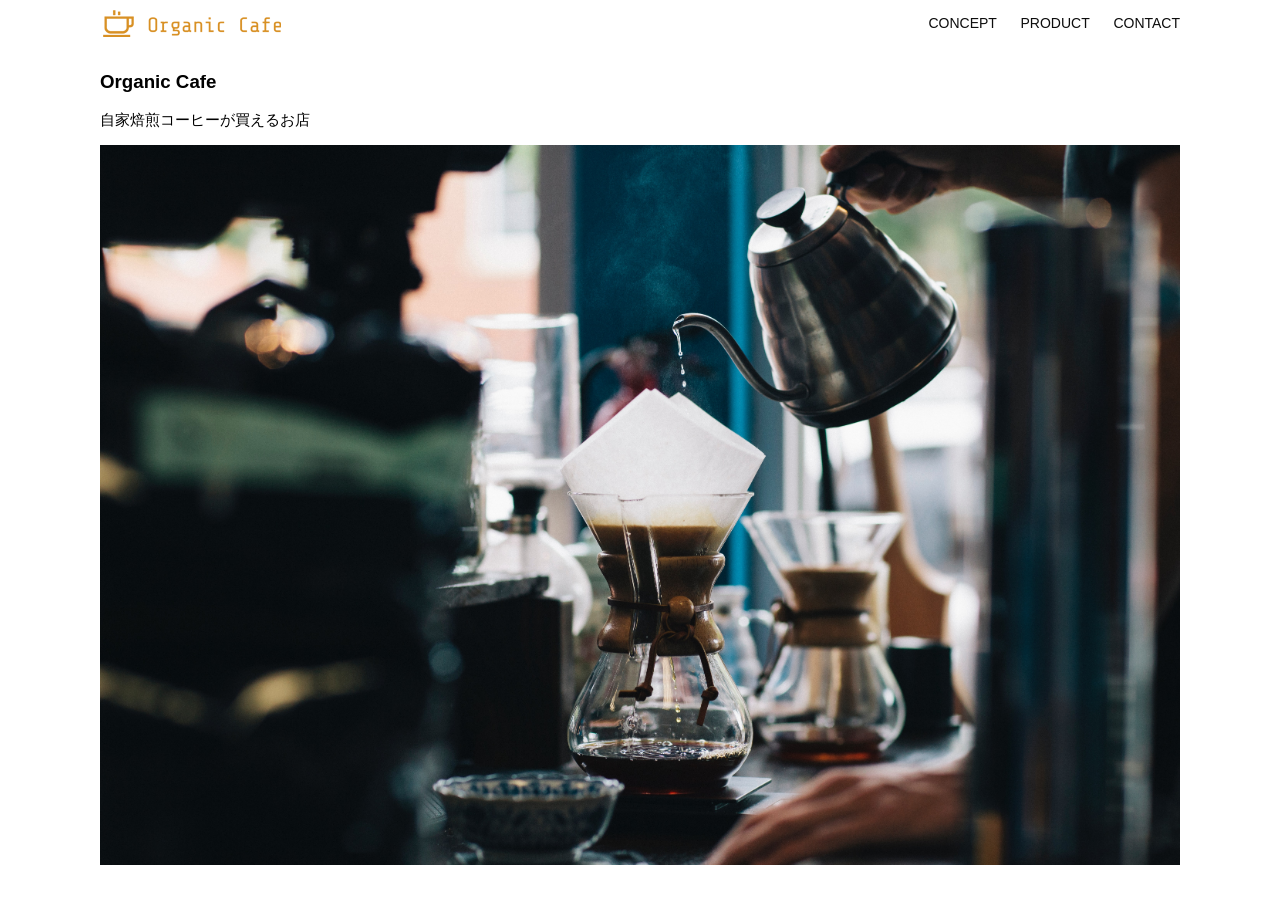
<file: kadai_013/index.html>
<!DOCTYPE html>
<html>
  <head>
    <title>Organic Cafe</title>
    <meta charset="UTF-8" />
    <meta name="description" content="自家焙煎のコーヒーがお家で楽しめるOrganic Cafe"/>
    <meta name="viewport" content="width=device-width, initial-scale=1.0" />
    <link rel="stylesheet" href="style.css" />
  </head>
  <body>
    <!-- ヘッダー -->
    <header>
      <!-- ロゴ -->
      <a href="index.html" id="logo"><img src="images/logo.png" alt="トップページに戻る"/></a>

      <!-- PC用ナビゲーション -->
      <nav id="nav-pc">
        <a href="index.html#concept">CONCEPT</a>
        <a href="index.html#product">PRODUCT</a>
        <a href="index.html#contact">CONTACT</a>
      </nav>
        <!--スマホ用メニューボタン-->
        <img id="menu-sp" src="images/button-menu.png" alt="ナビゲーションを開く" onclick="document.getElementById('nav-sp').style.display = 'block'">         
          <!--スマホ用ナビゲーション-->          
          <nav id="nav-sp">
             <ul>
               <li>
                 <img id="close" src="images/button-close.png" alt="ナビゲーションを閉じる" onclick="document.getElementById('nav-sp').style.display = 'none'">
               </li>
               <li>
                 <a id="logo-sp" href="index.html" onclick="document.getElementById('nav-sp').style.display = 'none'">
                   <img src="images/logo-sp.png" alt="トップページに戻る">
                 </a>
               </li>
               <li>
                 <a class="menu" href="index.html#concept" onclick="document.getElementById('nav-sp').style.display = 'none'">CONCEPT</a>
               </li>
               <li>
                 <a class="menu" href="index.html#product" onclick="document.getElementById('nav-sp').style.display = 'none'">PRODUCT</a>
               </li>
               <li><a class="menu" href="index.html#contact" onclick="document.getElementById('nav-sp').style.display = 'none'">CONTACT</a>
               </li>
             </ul>
          </nav>
    </header>

    <main>
      <article>
        <!-- メインビジュアル -->
        <section id="main-visual">
          <div id="main-message">
            <h1>Organic Cafe</h1>
            <p>自家焙煎コーヒーが買えるお店</p>
          </div>
          <img src="images/main-image.jpg" alt="コーヒーをハンドドリップで淹れる画像"/>
        </section>
      </article>
    </main>
    
  </body>
</html>
</file>
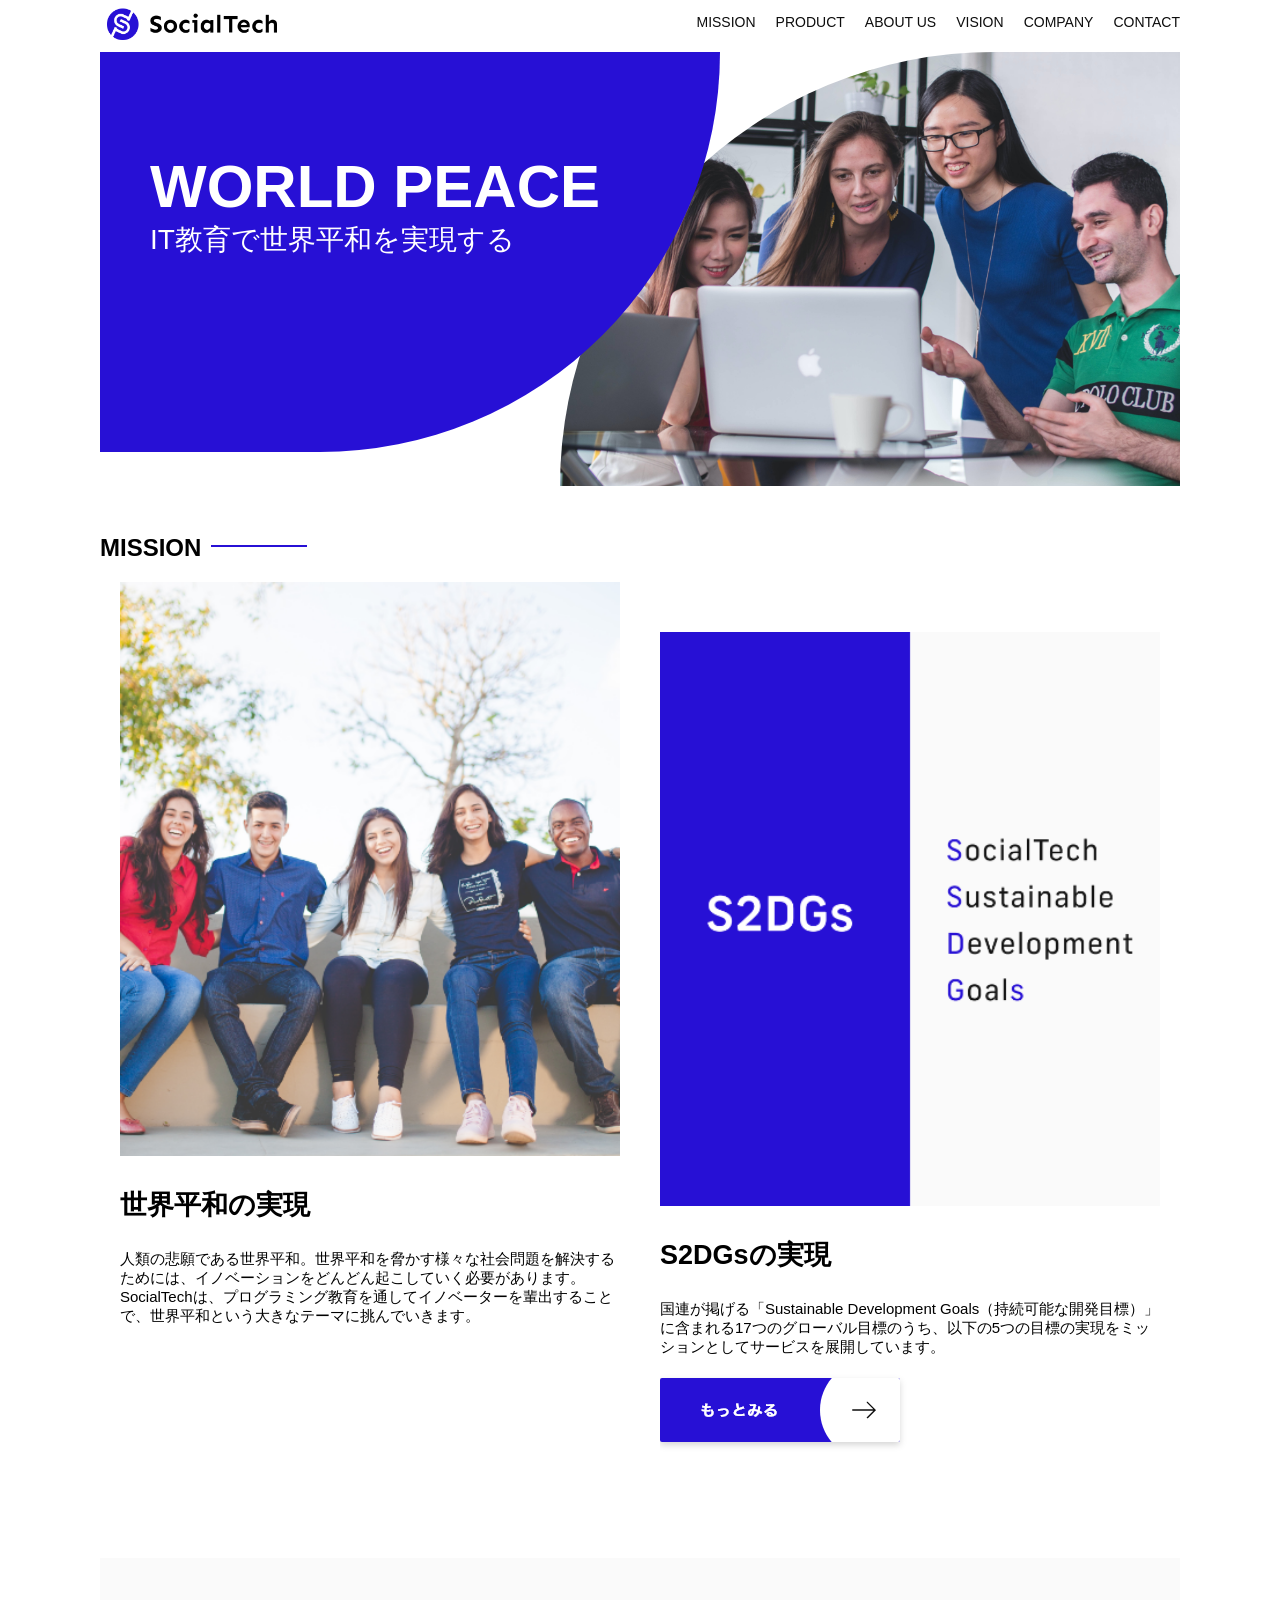
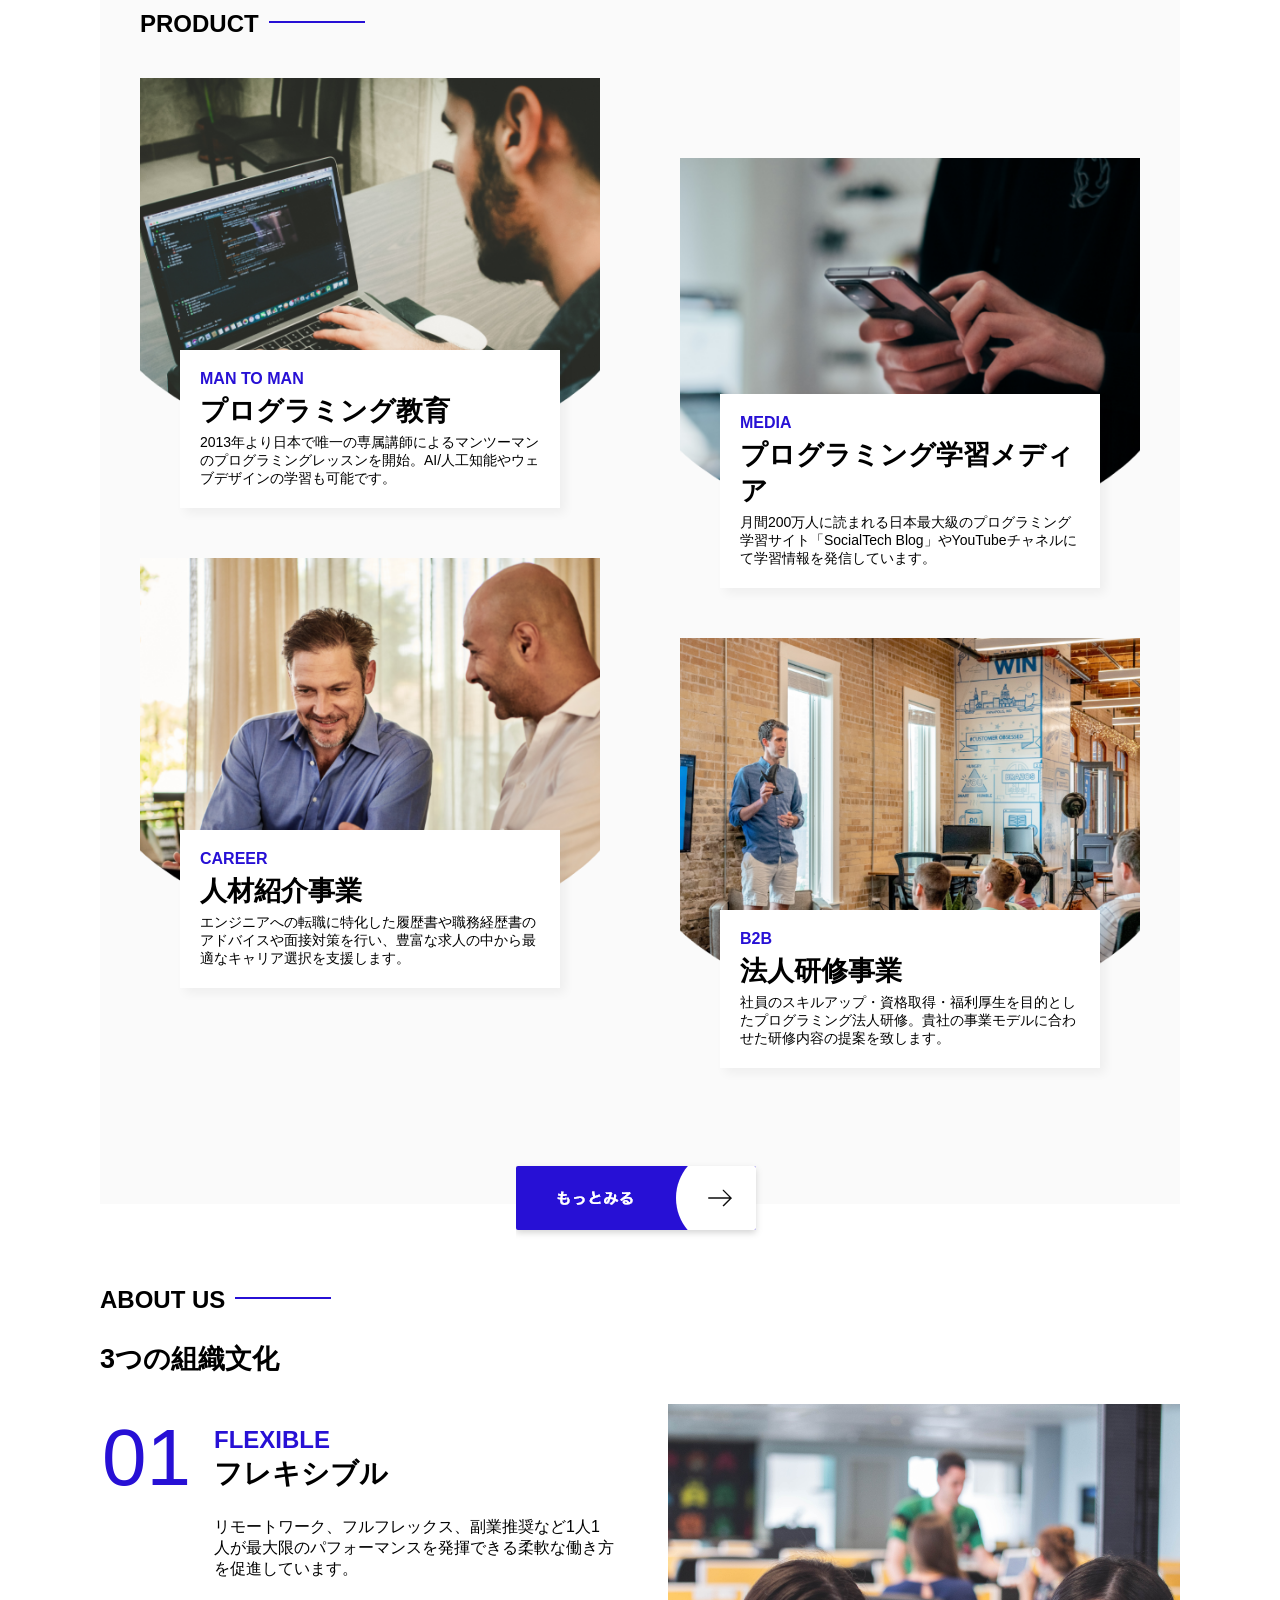
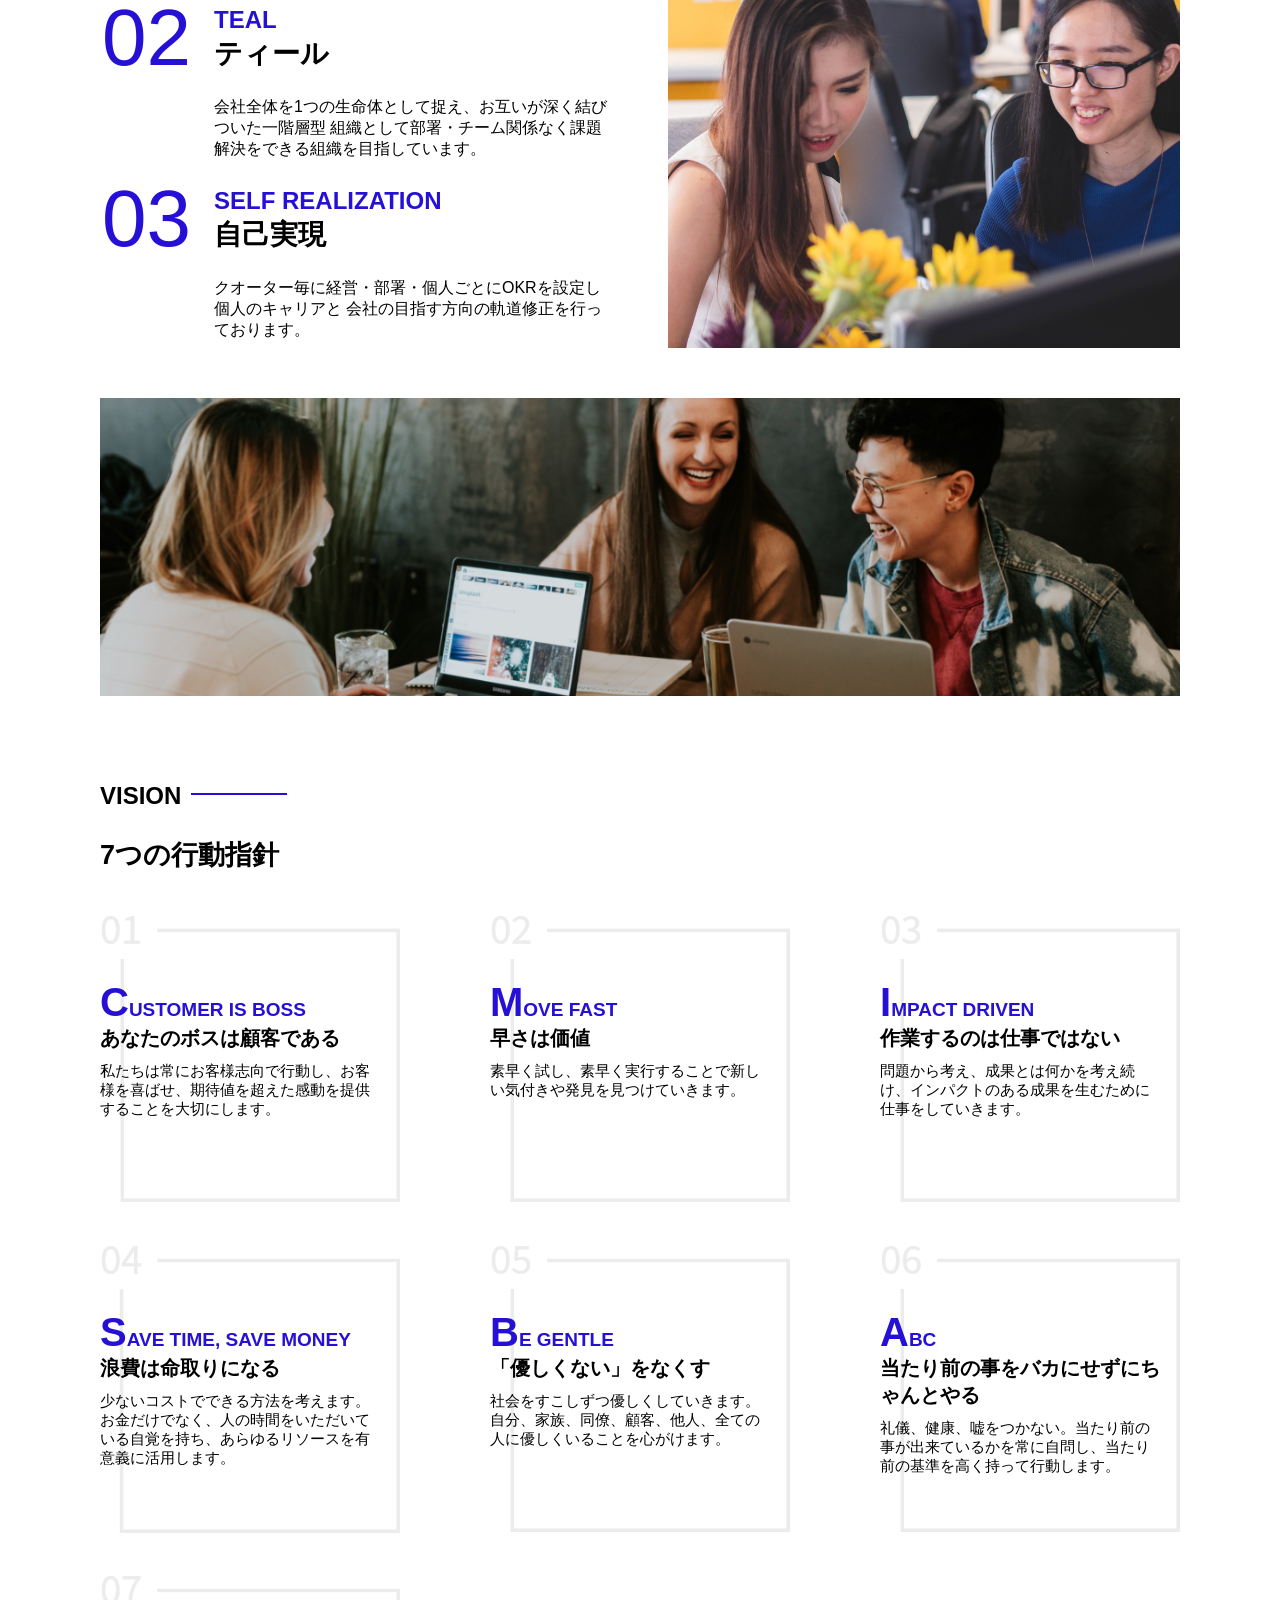
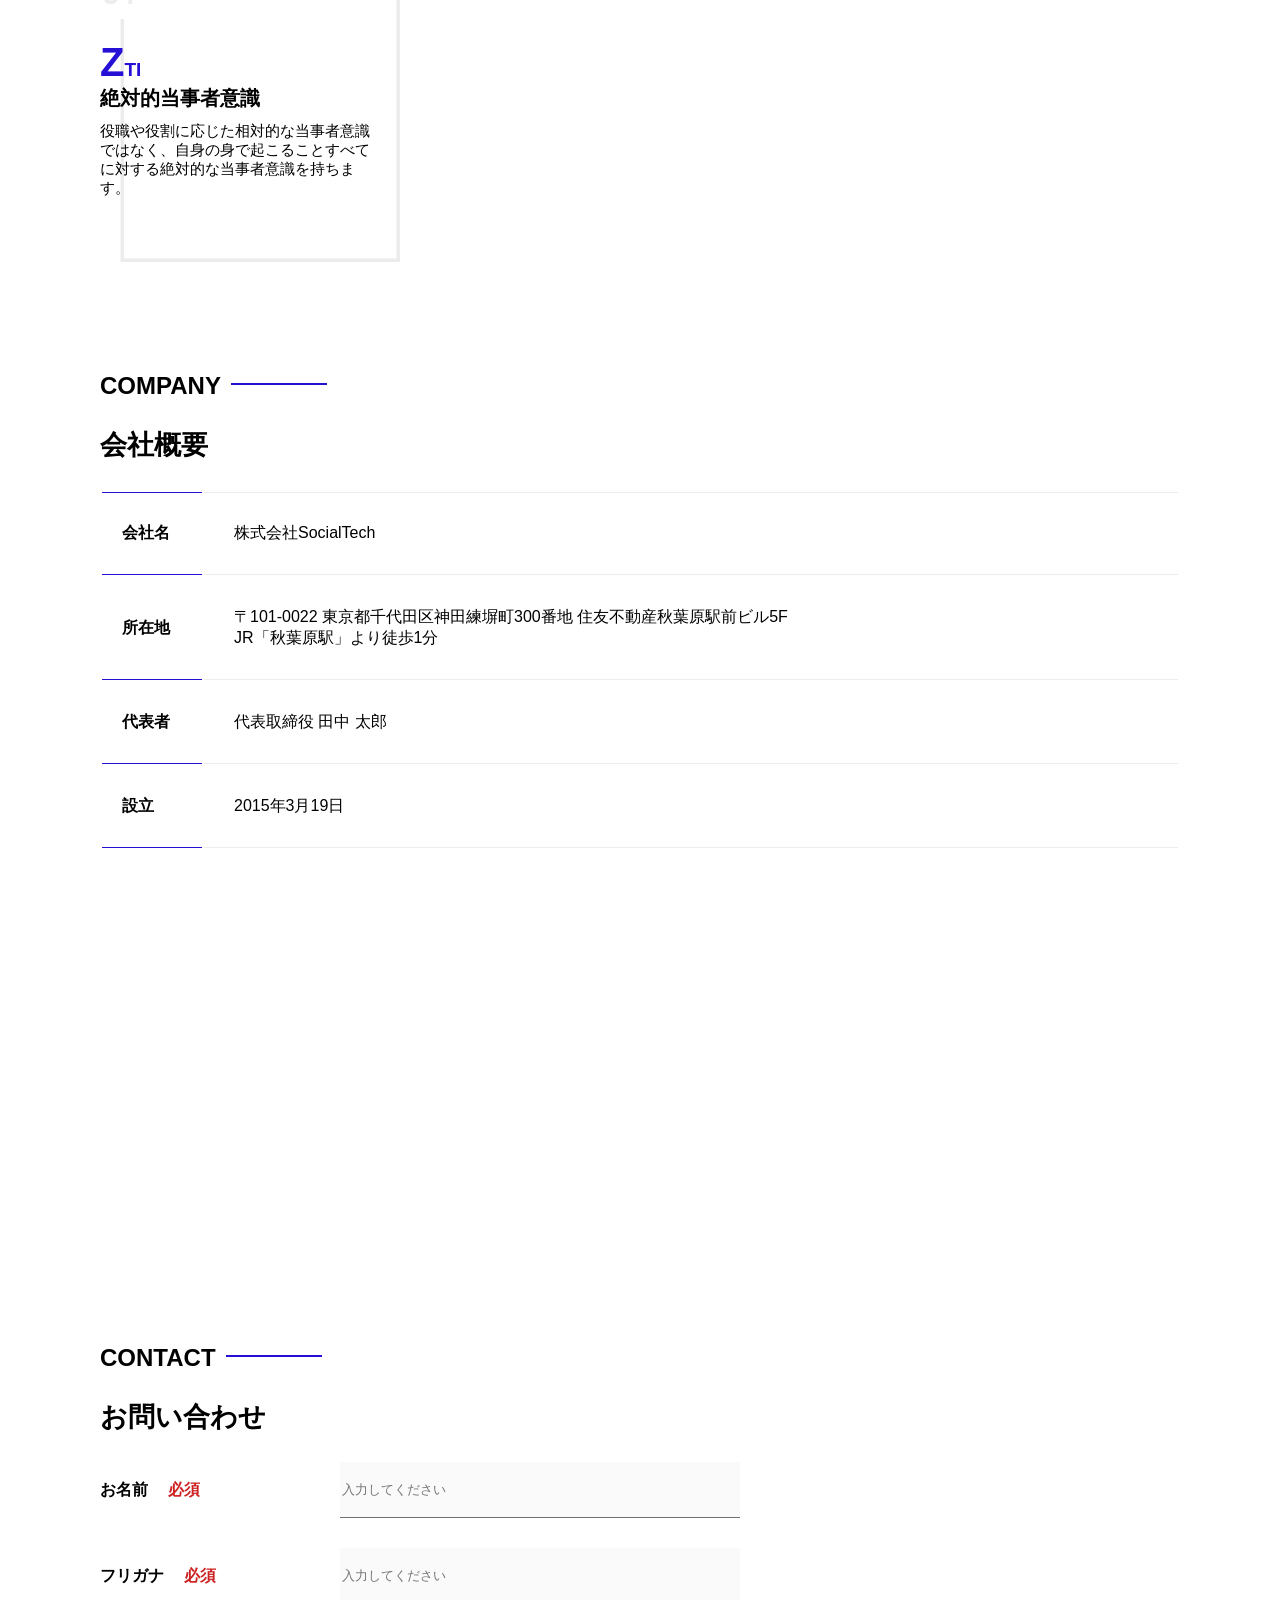
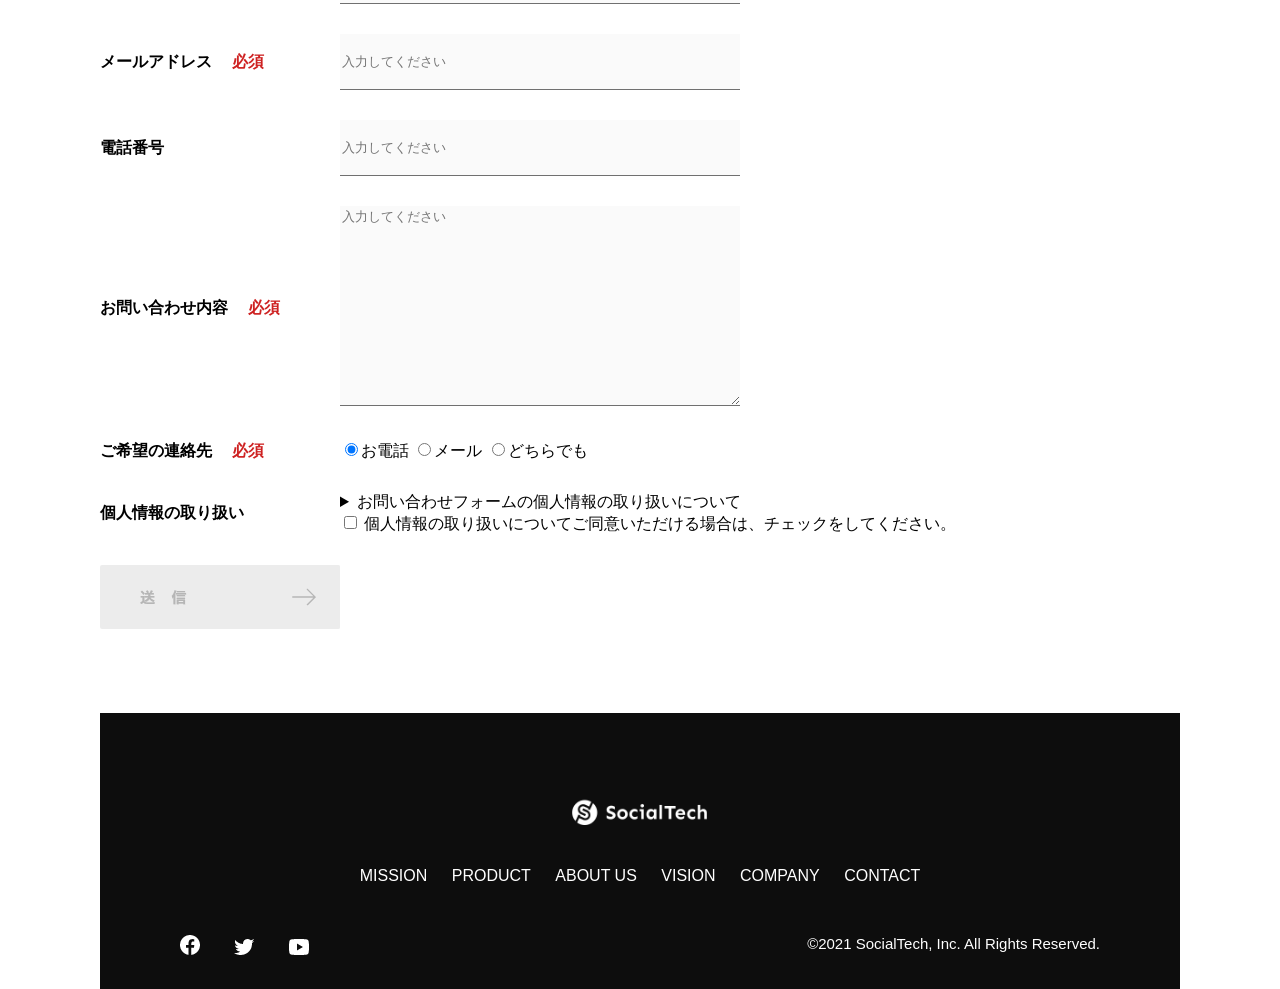
<file: kadai_tutorial_output/index.html>
<!DOCTYPE html>
<html>
  <head>
    <title>SocialTech</title>
    <meta charset="utf-8">
    <meta name="description" content="SocialTechはEdTech業界のリーディングカンパニーを目指します。">
    <meta name="viewport" content="width=device-width, initial-scale=1.0">
    <link rel="stylesheet" href="style.css">
  </head>

  <body>
    <!-- ヘッダー -->
    <header>
      <!-- ロゴ -->
      <a href="index.html" id="logo">
        <img src="images/logo.png" alt="トップページに戻る">
      </a>

      <!-- PC用ナビゲーション -->
      <nav id="nav-pc">
        <ul>
          <li><a href="mission.html">MISSION</a></li>
          <li><a href="product.html">PRODUCT</a></li>
          <li><a href="index.html#aboutus">ABOUT US</a></li>
          <li><a href="index.html#vision">VISION</a></li>
          <li><a href="index.html#company">COMPANY</a></li>
          <li><a href="index.html#contact">CONTACT</a></li>
        </ul>
      </nav>

      <!-- スマホ用メニューボタン -->
      <button id="menu-sp" onclick="document.getElementById('nav-sp').style.display = 'block'">
        <img src="images/button-menu.png" alt="ナビゲーションを開く">
      </button>

      <!-- スマホ用ナビゲーション -->
      <div id="nav-sp">
        <button id="close" onclick="document.getElementById('nav-sp').style.display = 'none'">
          <img src="images/button-close.png" alt="ナビゲーションを閉じる">
        </button>

        <nav>
          <ul>
            <li>
              <a id="logo-sp" href="index.html" onclick="document.getElementById('nav-sp').style.display = 'none'"><img src="images/logo-sp.png" alt="トップページに戻る"></a>
            </li>
            <li><a class="menu" href="mission.html" onclick="document.getElementById('nav-sp').style.display = 'none'">MISSION</a></li>
            <li><a class="menu" href="product.html" onclick="document.getElementById('nav-sp').style.display = 'none'">PRODUCT</a></li>
            <li><a class="menu" href="index.html#aboutus" onclick="document.getElementById('nav-sp').style.display = 'none'">ABOUT US</a></li>
            <li><a class="menu" href="index.html#vision" onclick="document.getElementById('nav-sp').style.display = 'none'">VISION</a></li>
            <li><a class="menu" href="index.html#company" onclick="document.getElementById('nav-sp').style.display = 'none'">COMPANY</a></li>
            <li><a class="menu" href="index.html#contact" onclick="document.getElementById('nav-sp').style.display = 'none'">CONTACT</a></li>
          </ul>
        </nav>
        <div id="sns">
          <a href="https://www.facebook.com/sejuku2013">
            <img src="images/button-facebook.png" alt="Facebookのリンク">
          </a>
          <a href="https://twitter.com/samuraijuku">
            <img src="images/button-twitter.png" alt="Twitterのリンク">
          </a>
          <a href="https://www.youtube.com/channel/UCCFOQO5aDK0xXam4cUQXT8g">
            <img src="images/button-youtube.png" alt="YouTubeのリンク">
          </a>
        </div>
      </div>
    </header>

    <main>
      <article>
        <!-- メインビジュアル -->
        <section id="main-visual">
          <div id="main-message">
            <h1>WORLD PEACE</h1>
            <p>IT教育で世界平和を実現する</p>
          </div>
          <img src="images/index/index-main.png" alt="PCの周りに集まる多国籍の仲間たち">
        </section>

        <!-- ミッション -->
        <section id="mission">
          <h2 class="index-h2">MISSION</h2>
          <div id="mission-flex">
            <div>
              <img id="mission-photo" src="images/index/index-mission.png" alt="屋外のベンチで写真を撮影する多国籍の仲間たち">
              <h3>世界平和の実現</h3>
              <p>人類の悲願である世界平和。世界平和を脅かす様々な社会問題を解決するためには、イノベーションをどんどん起こしていく必要があります。SocialTechは、プログラミング教育を通してイノベーターを輩出することで、世界平和という大きなテーマに挑んでいきます。</p>
            </div>
            <div>
              <img id="s2dgs" src="images/index/s2dgs.png" alt="S2DGs">
              <h3>S2DGsの実現</h3>
              <p>国連が掲げる「Sustainable Development Goals（持続可能な開発目標）」に含まれる17つのグローバル目標のうち、以下の5つの目標の実現をミッションとしてサービスを展開しています。</p>
              <a href="mission.html">
                <img src="images/button-more.png" alt="もっとみる">
              </a>
            </div>
          </div>
        </section>

        <!-- プロダクト -->
        <section id="product">
          <h2 class="index-h2">PRODUCT</h2>
          <div class="product-flex">
            <div id="product-left">
              <div>
                <img class="product-photo" src="images/index/index-mantoman.png" alt="PCでコードを書く男性">
                <div class="product-explain">
                  <span>MAN TO MAN</span>
                  <h3>プログラミング教育</h3>
                  <p>2013年より日本で唯一の専属講師によるマンツーマンのプログラミングレッスンを開始。AI/人工知能やウェブデザインの学習も可能です。</p>
                </div>
              </div>
              <div>
                <img class="product-photo" src="images/index/index-career.png" alt="笑顔で話し合う2人の男性">
                <div class="product-explain">
                  <span>CAREER</span>
                  <h3>人材紹介事業</h3>
                  <p>エンジニアへの転職に特化した履歴書や職務経歴書のアドバイスや面接対策を行い、豊富な求人の中から最適なキャリア選択を支援します。</p>
                </div>
              </div>
            </div>
            <div id="product-right">
              <div>
                <img class="product-photo" src="images/index/index-media.png" alt="スマートフォンを操作する人">
                <div class="product-explain">
                  <span>MEDIA</span>
                  <h3>プログラミング学習メディア</h3>
                  <p>月間200万人に読まれる日本最大級のプログラミング学習サイト「SocialTech Blog」やYouTubeチャネルにて学習情報を発信しています。</p>
                </div>
              </div>
              <div>
                <img class="product-photo" src="images/index/index-b2b.png" alt="講演中の男性とそれを聴く人々">
                <div class="product-explain">
                  <span>B2B</span>
                  <h3>法人研修事業</h3>
                  <p>社員のスキルアップ・資格取得・福利厚生を目的としたプログラミング法人研修。貴社の事業モデルに合わせた研修内容の提案を致します。</p>
                </div>
              </div>
            </div>
          </div>
          <div id="product-more">
            <a href="product.html">
              <img src="images/button-more.png" alt="もっとみる">
            </a>
          </div>
        </section>

        <!-- ABOUT US -->
        <section id="aboutus">
          <h2 class="index-h2">ABOUT US</h2>
          <h3>3つの組織文化</h3>
          <div>
            <table class="culture-table">
              <tr>
                <td class="culture-num">01</td>
                <th><span class="culture-en">FLEXIBLE</span><br>フレキシブル</th>
              </tr>
              <tr>
                <td>
                  <!--空のセル-->
                </td>
                <td class="culture-description">リモートワーク、フルフレックス、副業推奨など1人1人が最大限のパフォーマンスを発揮できる柔軟な働き方を促進しています。</td>
              </tr>
              <tr>
                <td class="culture-num">02</td>
                <th><span class="culture-en">TEAL</span><br>ティール</th>
              </tr>
              <tr>
                <td>
                  <!--空のセル-->
                </td>
                <td class="culture-description">会社全体を1つの生命体として捉え、お互いが深く結びついた一階層型 組織として部署・チーム関係なく課題解決をできる組織を目指しています。</td>
              </tr>
              <tr>
                <td class="culture-num">03</td>
                <th><span class="culture-en">SELF REALIZATION</span><br>自己実現</th>
              </tr>
              <tr>
                <td>
                  <!--空のセル-->
                </td>
                <td class="culture-description">クオーター毎に経営・部署・個人ごとにOKRを設定し個人のキャリアと 会社の目指す方向の軌道修正を行っております。</td>
              </tr>
            </table>
            <img class="culture-img" src="images/index/index-aboutus1.png" alt="笑顔で話し合う2人の女性">
          </div>
          <img class="culture-img2" src="images/index/index-aboutus2.png" alt="笑顔で話し合う3人の男女">
        </section>

        <!-- VISION -->
        <section id="vision">
          <h2 class="index-h2">VISION</h2>
          <h3>7つの行動指針</h3>
          <div>
            <div class="vision-box">
              <img src="images/index/vision-01.png" alt="01">
              <div>
                <h4>CUSTOMER IS BOSS</h4>
                <h5>あなたのボスは顧客である</h5>
                <p>私たちは常にお客様志向で行動し、お客様を喜ばせ、期待値を超えた感動を提供することを大切にします。</p>
              </div>
            </div>
            <div class="vision-box">
              <img src="images/index/vision-02.png" alt="02">
              <div>
                <h4>MOVE FAST</h4>
                <h5>早さは価値</h5>
                <p>素早く試し、素早く実行することで新しい気付きや発見を見つけていきます。</p>
              </div>
            </div>
            <div class="vision-box">
              <img src="images/index/vision-03.png" alt="03">
              <div>
                <h4>IMPACT DRIVEN</h4>
                <h5>作業するのは仕事ではない</h5>
                <p>問題から考え、成果とは何かを考え続け、インパクトのある成果を生むために仕事をしていきます。</p>
              </div>
            </div>
            <div class="vision-box">
              <img src="images/index//vision-04.png" alt="04">
              <div>
                <h4>SAVE TIME, SAVE MONEY</h4>
                <h5>浪費は命取りになる</h5>
                <p>少ないコストでできる方法を考えます。お金だけでなく、人の時間をいただいている自覚を持ち、あらゆるリソースを有意義に活用します。</p>
              </div>
            </div>
            <div class="vision-box">
              <img src="images/index/vision-05.png" alt="05">
              <div>
                <h4>BE GENTLE</h4>
                <h5>「優しくない」をなくす</h5>
                <p>社会をすこしずつ優しくしていきます。自分、家族、同僚、顧客、他人、全ての人に優しくいることを心がけます。</p>
              </div>
            </div>
            <div class="vision-box">
              <img src="images/index/vision-06.png" alt="06">
              <div>
                <h4>ABC</h4>
                <h5>当たり前の事をバカにせずにちゃんとやる</h5>
                <p>礼儀、健康、嘘をつかない。当たり前の事が出来ているかを常に自問し、当たり前の基準を高く持って行動します。</p>
              </div>
            </div>
            <div class="vision-box">
              <img src="images/index/vision-07.png" alt="07">
              <div>
                <h4>ZTI</h4>
                <h5>絶対的当事者意識</h5>
                <p>役職や役割に応じた相対的な当事者意識ではなく、自身の身で起こることすべてに対する絶対的な当事者意識を持ちます。</p>
              </div>
            </div>
          </div>
        </section>

        <!-- COMPANY -->
        <section id="company">
          <h2 class="index-h2">COMPANY</h2>
          <h3>会社概要</h3>
          <table id="company-table">
            <tr>
              <th class="tableheader tableheader-first">会社名</th>
              <td class="cell cell-first">株式会社SocialTech</td>
            </tr>
            <tr>
              <th class="tableheader">所在地</th>
              <td class="cell">〒101-0022 東京都千代田区神田練塀町300番地 住友不動産秋葉原駅前ビル5F<br>JR「秋葉原駅」より徒歩1分</td>
            </tr>
            <tr>
              <th class="tableheader">代表者</th>
              <td class="cell">代表取締役 田中 太郎</td>
            </tr>
            <tr>
              <th class="tableheader">設立</th>
              <td class="cell">2015年3月19日</td>
            </tr>
          </table>
          <iframe src="https://www.google.com/maps/embed?pb=!1m18!1m12!1m3!1d3240.0688551336807!2d139.7720776771055!3d35.69992317258124!2m3!1f0!2f0!3f0!3m2!1i1024!2i768!4f13.1!3m3!1m2!1s0x60188fee13660e23%3A0x77137876edf742ac!2z5L2P5Y-L5LiN5YuV55Sj56eL6JGJ5Y6f6aeF5YmN44OT44Or!5e0!3m2!1sja!2sjp!4v1704858013291!5m2!1sja!2sjp" style="border: 0" allowfullscreen="" loading="lazy"></iframe>
        </section>

        <!-- お問い合わせフォーム -->
        <section id="contact">
          <h2 class="index-h2">CONTACT</h2>
          <h3>お問い合わせ</h3>
          <form>
            <div>
              <div class="contact-heading">
                <label class="contact-label">お名前<span class="contact-span">必須</span></label>
              </div>
              <div>
                <input type="text" name="name" placeholder="入力してください" class="contact-textbox">
              </div>
            </div>
            <div>
              <div class="contact-heading">
                <label class="contact-label">フリガナ<span class="contact-span">必須</span></label>
              </div>
              <div>
                <input type="text" name="hurigana" placeholder="入力してください" class="contact-textbox">
              </div>
            </div>
            <div>
              <div class="contact-heading">
                <label class="contact-label">メールアドレス<span class="contact-span">必須</span></label>
              </div>
              <div>
                <input type="text" name="email" placeholder="入力してください" class="contact-textbox">
              </div>
            </div>
            <div>
              <div class="contact-heading">
                <label class="contact-label">電話番号</label>
              </div>
              <div>
                <input type="text" name="tel" placeholder="入力してください" class="contact-textbox">
              </div>
            </div>
            <div>
              <div class="contact-heading">
                <label class="contact-label">お問い合わせ内容<span class="contact-span">必須</span></label>
              </div>
              <div>
                <textarea class="contact-textarea" placeholder="入力してください" name="message"></textarea>
              </div>
            </div>
            <div>
              <div class="contact-heading">
                <label class="contact-label">ご希望の連絡先<span class="contact-span">必須</span></label>
              </div>
              <div><input class="radiobutton" type="radio" value="tel" name="contact" checked><label>お電話</label> <input class="radiobutton" type="radio" value="mail" name="contact"><label>メール</label> <input class="radiobutton" type="radio" value="both" name="contact"><label>どちらでも</label></div>
            </div>
            <div>
              <div class="contact-heading">
                <label class="contact-label">個人情報の取り扱い</label>
              </div>
              <div>
                <details>
                  <summary>お問い合わせフォームの個人情報の取り扱いについて</summary>
                  <div>
                    <dl>
                      <dt>１．組織の名称又は氏名</dt>
                      <dd>株式会社SocialTech</dd>
                      <dt>２．個人情報保護管理者（若しくはその代理人）の氏名又は職名、所属及び連絡先</dt>
                      <dd>
                        <p>鈴木 一郎 コーポレート部</p>
                        <p>メールアドレス：samurai@example.com</p>
                        <p>TEL：03-1234-5678</p>
                      </dd>
                      <dt>３．個人情報の利用目的</dt>
                      <dd>
                        <ul>
                          <li>・本サービス及び本サービスに関連する情報の提供又はそれらに関する連絡のため</li>
                          <li>・ユーザーの本人確認のため</li>
                          <li>・当社サービスのご案内のため</li>
                          <li>・当社の商品等の広告または宣伝（電子メールによるものを含むものとします。）</li>
                        </ul>
                      </dd>
                      <dt>４．個人情報の取り扱い業務の委託</dt>
                      <dd>個人情報の取扱業務の全部または一部を外部に業務委託する場合があります。その際、弊社は、個人情報を適切に保護できる管理体制を敷き実行していることを条件として委託先を厳選したうえで、機密保持契約を委託先と締結し、お客様の個人情報を厳密に管理させます。</dd>
                      <dt>５．個人情報の開示等の請求</dt>
                      <dd>
                        お客様は、弊社に対してご自身の個人情報の開示等（利用目的の通知、開示、内容の訂正・追加・削除、利用の停止または消去、第三者への提供の停止）に関して、当社問合わせ窓口に申し出ることができます。<br>
                        その際、弊社はお客様ご本人を確認させていただいたうえで、合理的な期間内に対応いたします。<br>
                        なお、個人情報に関する弊社問合わせ先は、次の通りです。
                      </dd>
                      <dd>
                        <p>株式会社SocialTech　個人情報問合せ窓口</p>
                        <p>〒150-0043　東京都千代田区神田練塀町300番地 住友不動産秋葉原駅前ビル5F</p>
                        <p>メールアドレス：samurai@example.com　TEL：03-1234-5678</p>
                      </dd>

                      <dt>６．個人情報を提供されることの任意性について</dt>
                      <dd>お客様がご自身の個人情報を弊社に提供されるか否かは、お客様のご判断によりますが、もしご提供されない場合には、適切なサービスが提供できない場合がありますので予めご了承ください。</dd>
                    </dl>
                  </div>
                </details>
                <input type="checkbox" name="agree">
                <span>個人情報の取り扱いについてご同意いただける場合は、チェックをしてください。</span>
              </div>
            </div>
            <input type="image" src="images/button-submit.png" alt="送信する">
          </form>
        </section>
      </article>
    </main>

    <footer>
      <div id="footer-logo">
        <img src="images/logo-sp.png" alt="SocialTech">
      </div>
      <div id="footer-link">
        <a href="mission.html">MISSION</a>
        <a href="product.html">PRODUCT</a>
        <a href="index.html#aboutus">ABOUT US</a>
        <a href="index.html#vision">VISION</a>
        <a href="index.html#company">COMPANY</a>
        <a href="index.html#contact">CONTACT</a>
      </div>
      <div id="sns-footer">
        <div class="sns-btns">
          <a href="https://www.facebook.com/sejuku2013"><img src="images/button-facebook.png" alt="Facebookのリンク"></a>
          <a href="https://twitter.com/samuraijuku"><img src="images/button-twitter.png" alt="Twitterのリンク"></a>
          <a href="https://www.youtube.com/channel/UCCFOQO5aDK0xXam4cUQXT8g"><img src="images/button-youtube.png" alt="YouTubeのリンク"></a>
        </div>
        <p id="copyright">&copy;2021 SocialTech, Inc. All Rights Reserved.</p>
      </div>
    </footer>

  </body>
</html>
</file>
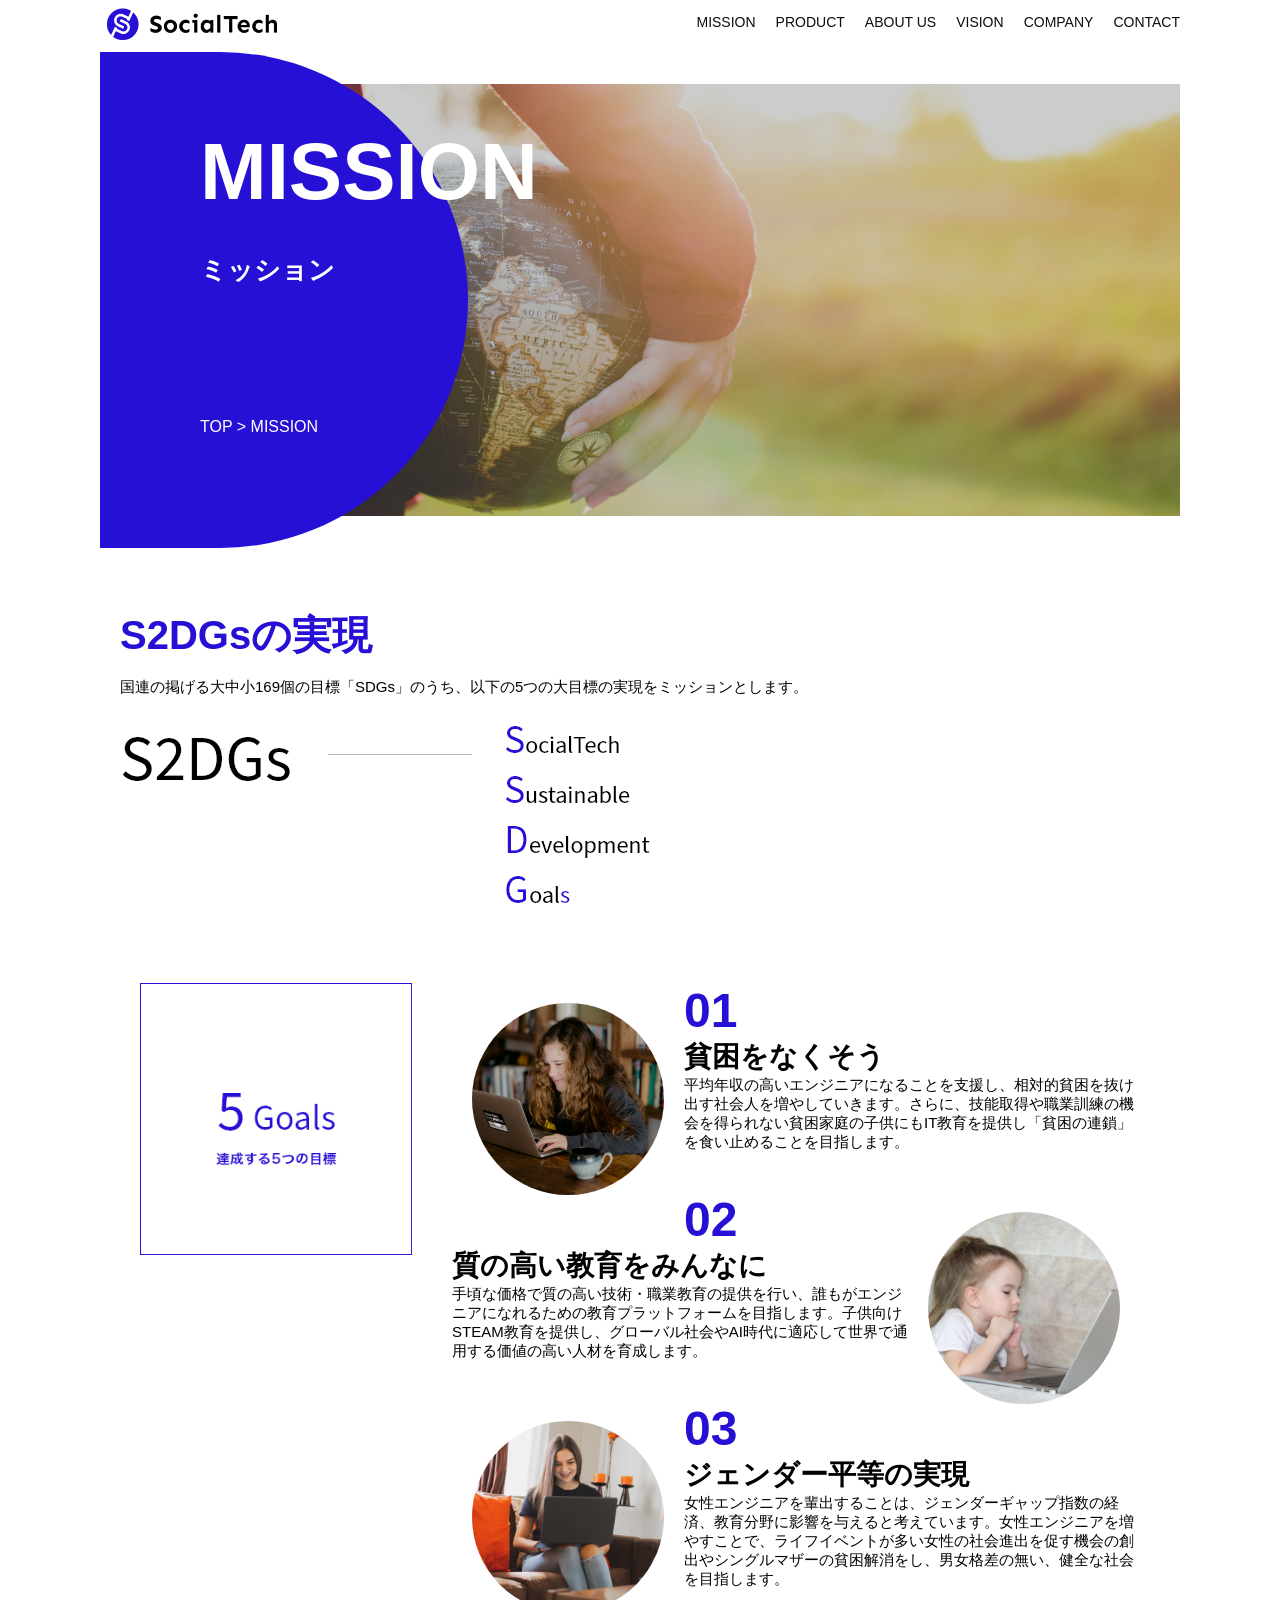
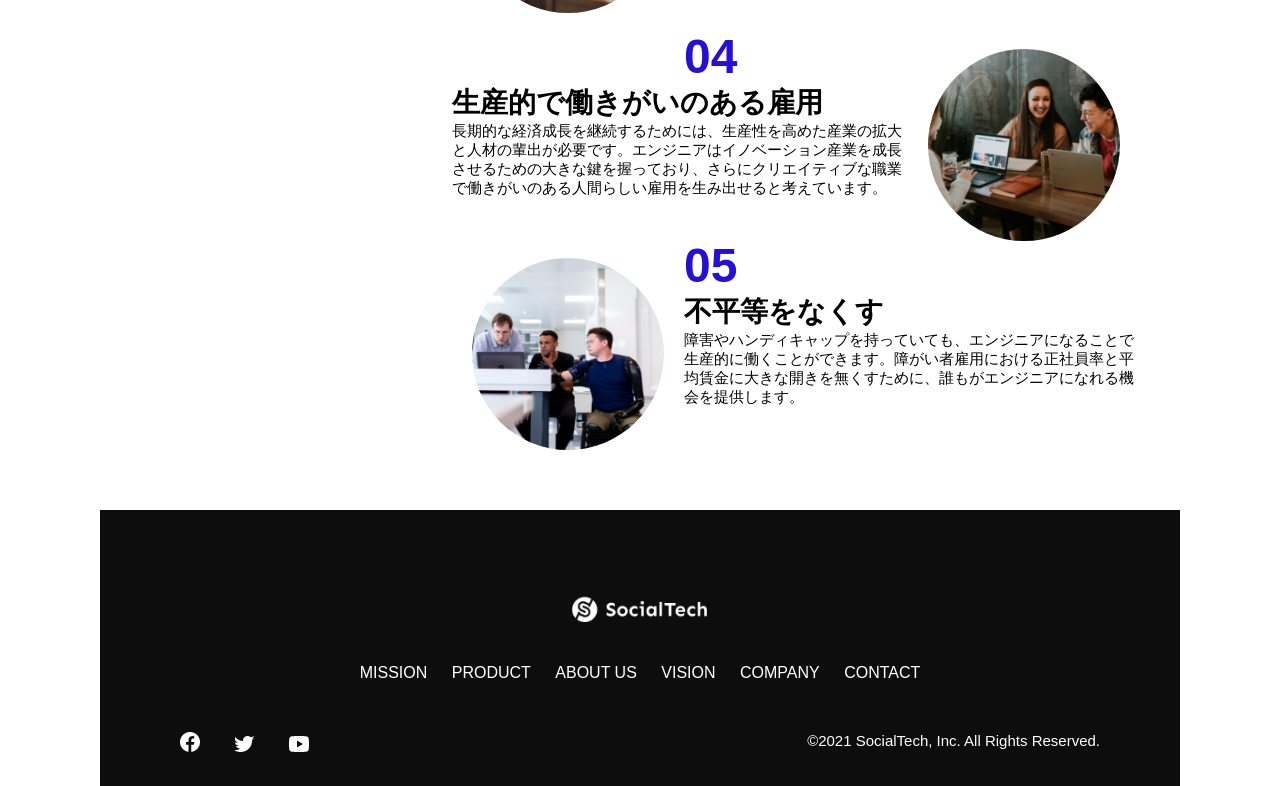
<file: kadai_tutorial_output/mission.html>
<!DOCTYPE html>
<html>
  <head>
    <title>SocialTech - MISSION ミッション -</title>
    <meta charset="utf-8">
    <meta name="description" content="SocialTechが目指す5つの目標(S2DGs)を紹介します">
    <meta name="viewport" content="width=device-width, initial-scale=1.0">
    <link rel="stylesheet" href="style.css">
  </head>

  <body>
    <!-- ヘッダー -->
    <header>
      <!-- ロゴ -->
      <a href="index.html" id="logo">
        <img src="images/logo.png" alt="トップページに戻る">
      </a>

      <!-- PC用ナビゲーション -->
      <nav id="nav-pc">
        <ul>
          <li><a href="mission.html">MISSION</a></li>
          <li><a href="product.html">PRODUCT</a></li>
          <li><a href="index.html#aboutus">ABOUT US</a></li>
          <li><a href="index.html#vision">VISION</a></li>
          <li><a href="index.html#company">COMPANY</a></li>
          <li><a href="index.html#contact">CONTACT</a></li>
        </ul>
      </nav>

      <!-- スマホ用メニューボタン -->
      <button id="menu-sp" onclick="document.getElementById('nav-sp').style.display = 'block'">
        <img src="images/button-menu.png" alt="ナビゲーションを開く">
      </button>

      <!-- スマホ用ナビゲーション -->
      <div id="nav-sp">
        <button id="close" onclick="document.getElementById('nav-sp').style.display = 'none'">
          <img src="images/button-close.png" alt="ナビゲーションを閉じる">
        </button>

        <nav>
          <ul>
            <li>
              <a id="logo-sp" href="index.html" onclick="document.getElementById('nav-sp').style.display = 'none'"><img src="images/logo-sp.png" alt="トップページに戻る"></a>
            </li>
            <li><a class="menu" href="mission.html" onclick="document.getElementById('nav-sp').style.display = 'none'">MISSION</a></li>
            <li><a class="menu" href="product.html" onclick="document.getElementById('nav-sp').style.display = 'none'">PRODUCT</a></li>
            <li><a class="menu" href="index.html#aboutus" onclick="document.getElementById('nav-sp').style.display = 'none'">ABOUT US</a></li>
            <li><a class="menu" href="index.html#vision" onclick="document.getElementById('nav-sp').style.display = 'none'">VISION</a></li>
            <li><a class="menu" href="index.html#company" onclick="document.getElementById('nav-sp').style.display = 'none'">COMPANY</a></li>
            <li><a class="menu" href="index.html#contact" onclick="document.getElementById('nav-sp').style.display = 'none'">CONTACT</a></li>
          </ul>
        </nav>
        <div id="sns">
          <a href="https://www.facebook.com/sejuku2013">
            <img src="images/button-facebook.png" alt="Facebookのリンク">
          </a>
          <a href="https://twitter.com/samuraijuku">
            <img src="images/button-twitter.png" alt="Twitterのリンク">
          </a>
          <a href="https://www.youtube.com/channel/UCCFOQO5aDK0xXam4cUQXT8g">
            <img src="images/button-youtube.png" alt="YouTubeのリンク">
          </a>
        </div>
      </div>
    </header>

    <main>
      <article>
        <section id="mission-main">
          <div class="mission-main-inner">
            <div id="mission-title">
              <h1>MISSION<br><span>ミッション</span></h1>
              <p>TOP > MISSION</p>
            </div>
          </div>
        </section>

        <section id="mission-s2dgs">
          <h2 class="mission-h2">S2DGsの実現</h2>
          <p>国連の掲げる大中小169個の目標「SDGs」のうち、以下の5つの大目標の実現をミッションとします。</p>
          <img src="images/mission/mission-s2dgs.png" alt="S2DGs">
        </section>

        <section id="mission-five-goals">
          <div class="five-goals-image">
            <img src="images/mission/mission-5goals.png" alt="5Goals">
          </div>
          <div class="five-goals-read">
            <div>
              <img class="fivegoals-image-left" src="images/mission/mission-5goals01.png" alt="PCを操作する女の子">
              <span class="fivegoals-number">01</span>
              <h3 class="fivegoals-h3">貧困をなくそう</h3>
              <p class="fivegoals-p">平均年収の高いエンジニアになることを支援し、相対的貧困を抜け出す社会人を増やしていきます。さらに、技能取得や職業訓練の機会を得られない貧困家庭の子供にもIT教育を提供し「貧困の連鎖」を食い止めることを目指します。</p>
            </div>
            <div>
              <img class="fivegoals-image-right" src="images/mission/mission-5goals02.png" alt="PCを見つめる小さい女の子">
              <span class="fivegoals-number">02</span>
              <h3 class="fivegoals-h3">質の高い教育をみんなに</h3>
              <p class="fivegoals-p">手頃な価格で質の高い技術・職業教育の提供を行い、誰もがエンジニアになれるための教育プラットフォームを目指します。子供向けSTEAM教育を提供し、グローバル社会やAI時代に適応して世界で通用する価値の高い人材を育成します。</p>
            </div>
            <div>
              <img class="fivegoals-image-left" src="images/mission/mission-5goals03.png" alt="PCを操作する女性">
              <span class="fivegoals-number">03</span>
              <h3 class="fivegoals-h3">ジェンダー平等の実現</h3>
              <p class="fivegoals-p">女性エンジニアを輩出することは、ジェンダーギャップ指数の経済、教育分野に影響を与えると考えています。女性エンジニアを増やすことで、ライフイベントが多い女性の社会進出を促す機会の創出やシングルマザーの貧困解消をし、男女格差の無い、健全な社会を目指します。</p>
            </div>
            <div>
              <img class="fivegoals-image-right" src="images/mission/mission-5goals04.png" alt="笑顔で話し合う3人の男女">
              <span class="fivegoals-number">04</span>
              <h3 class="fivegoals-h3">生産的で働きがいのある雇用</h3>
              <p class="fivegoals-p">長期的な経済成長を継続するためには、生産性を高めた産業の拡大と人材の輩出が必要です。エンジニアはイノベーション産業を成長させるための大きな鍵を握っており、さらにクリエイティブな職業で働きがいのある人間らしい雇用を生み出せると考えています。</p>
            </div>
            <div>
              <img class="fivegoals-image-left" src="images/mission/mission-5goals05.png" alt="障害を持つ男性が生き生きと働く様子">
              <span class="fivegoals-number">05</span>
              <h3 class="fivegoals-h3">不平等をなくす</h3>
              <p class="fivegoals-p">障害やハンディキャップを持っていても、エンジニアになることで生産的に働くことができます。障がい者雇用における正社員率と平均賃金に大きな開きを無くすために、誰もがエンジニアになれる機会を提供します。</p>
            </div>
          </div>
        </section>
      </article>
    </main>

    <footer>
      <div id="footer-logo">
        <img src="images/logo-sp.png" alt="SocialTech">
      </div>
      <div id="footer-link">
        <a href="mission.html">MISSION</a>
        <a href="product.html">PRODUCT</a>
        <a href="index.html#aboutus">ABOUT US</a>
        <a href="index.html#vision">VISION</a>
        <a href="index.html#company">COMPANY</a>
        <a href="index.html#contact">CONTACT</a>
      </div>
      <div id="sns-footer">
        <div class="sns-btns">
          <a href="https://www.facebook.com/sejuku2013"><img src="images/button-facebook.png" alt="Facebookのリンク"></a>
          <a href="https://twitter.com/samuraijuku"><img src="images/button-twitter.png" alt="Twitterのリンク"></a>
          <a href="https://www.youtube.com/channel/UCCFOQO5aDK0xXam4cUQXT8g"><img src="images/button-youtube.png" alt="YouTubeのリンク"></a>
        </div>
        <p id="copyright">&copy;2021 SocialTech, Inc. All Rights Reserved.</p>
      </div>
    </footer>

  </body>
</html>
</file>
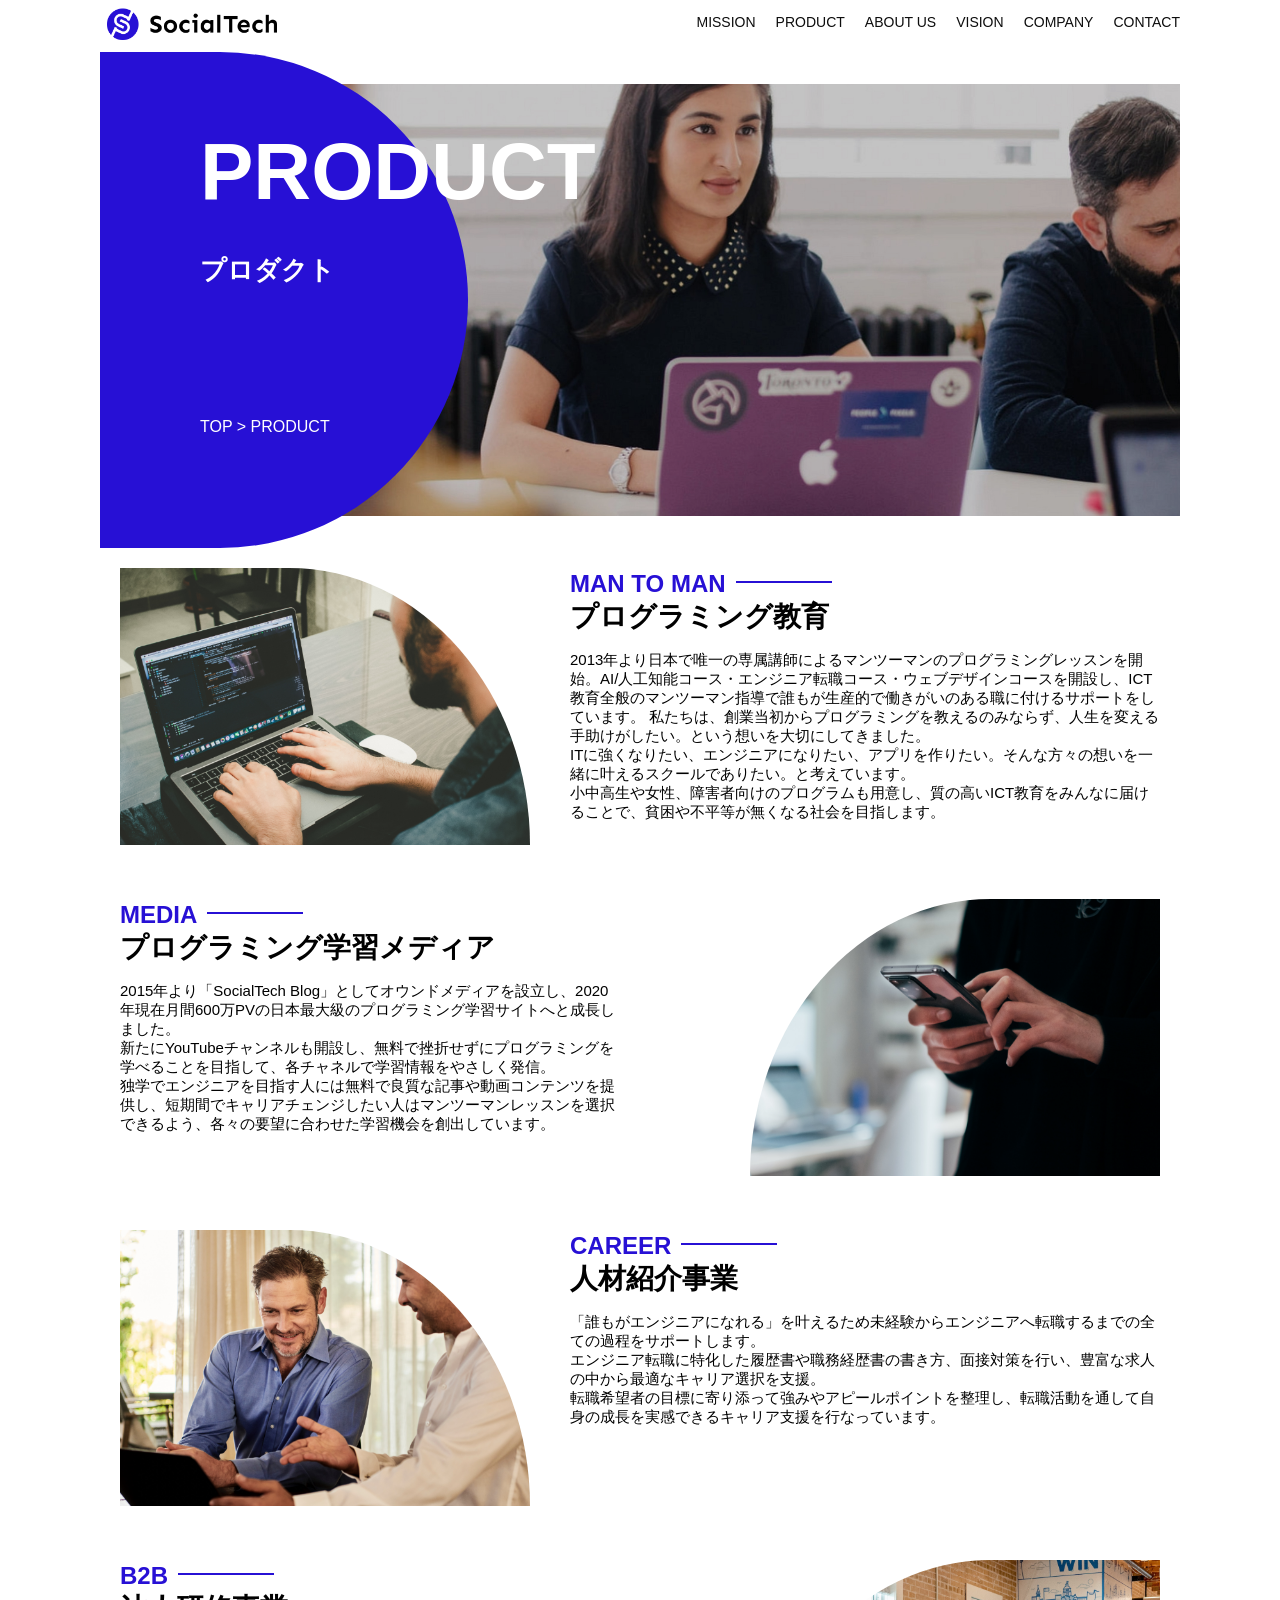
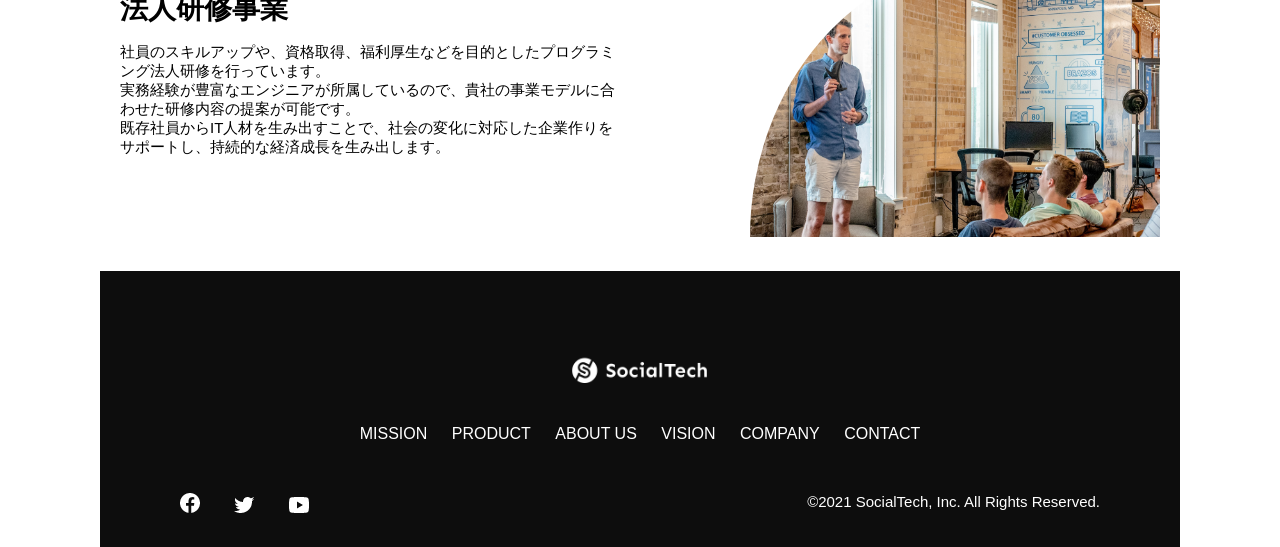
<file: kadai_tutorial_output/product.html>
<!DOCTYPE html>
<html>
  <head>
    <title>SocialTech -PRODUCT プロダクト-</title>
    <meta charset="utf-8">
    <meta name="description" content="SocialTechの4つのプロダクトを紹介します">
    <meta name="viewport" content="width=device-width, initial-scale=1.0">
    <link rel="stylesheet" href="style.css">
  </head>

  <body>
    <!-- ヘッダー -->
    <header>
      <!-- ロゴ -->
      <a href="index.html" id="logo">
        <img src="images/logo.png" alt="トップページに戻る">
      </a>

      <!-- PC用ナビゲーション -->
      <nav id="nav-pc">
        <ul>
          <li><a href="mission.html">MISSION</a></li>
          <li><a href="product.html">PRODUCT</a></li>
          <li><a href="index.html#aboutus">ABOUT US</a></li>
          <li><a href="index.html#vision">VISION</a></li>
          <li><a href="index.html#company">COMPANY</a></li>
          <li><a href="index.html#contact">CONTACT</a></li>
        </ul>
      </nav>

      <!-- スマホ用メニューボタン -->
      <button id="menu-sp" onclick="document.getElementById('nav-sp').style.display = 'block'">
        <img src="images/button-menu.png" alt="ナビゲーションを開く">
      </button>

      <!-- スマホ用ナビゲーション -->
      <div id="nav-sp">
        <button id="close" onclick="document.getElementById('nav-sp').style.display = 'none'">
          <img src="images/button-close.png" alt="ナビゲーションを閉じる">
        </button>

        <nav>
          <ul>
            <li>
              <a id="logo-sp" href="index.html" onclick="document.getElementById('nav-sp').style.display = 'none'"><img src="images/logo-sp.png" alt="トップページに戻る"></a>
            </li>
            <li><a class="menu" href="mission.html" onclick="document.getElementById('nav-sp').style.display = 'none'">MISSION</a></li>
            <li><a class="menu" href="product.html" onclick="document.getElementById('nav-sp').style.display = 'none'">PRODUCT</a></li>
            <li><a class="menu" href="index.html#aboutus" onclick="document.getElementById('nav-sp').style.display = 'none'">ABOUT US</a></li>
            <li><a class="menu" href="index.html#vision" onclick="document.getElementById('nav-sp').style.display = 'none'">VISION</a></li>
            <li><a class="menu" href="index.html#company" onclick="document.getElementById('nav-sp').style.display = 'none'">COMPANY</a></li>
            <li><a class="menu" href="index.html#contact" onclick="document.getElementById('nav-sp').style.display = 'none'">CONTACT</a></li>
          </ul>
        </nav>
        <div id="sns">
          <a href="https://www.facebook.com/sejuku2013">
            <img src="images/button-facebook.png" alt="Facebookのリンク">
          </a>
          <a href="https://twitter.com/samuraijuku">
            <img src="images/button-twitter.png" alt="Twitterのリンク">
          </a>
          <a href="https://www.youtube.com/channel/UCCFOQO5aDK0xXam4cUQXT8g">
            <img src="images/button-youtube.png" alt="YouTubeのリンク">
          </a>
        </div>
      </div>
    </header>

    <main>
      <article>
        <section id="product-main">
          <div class="product-main-inner">
            <div id="product-title">
              <h1>PRODUCT<br><span>プロダクト</span></h1>
              <p>TOP > PRODUCT</p>
            </div>
          </div>
        </section>

        <section class="product-section product-section-left">
          <div class="product-section-img">
            <img src="images/product/product-mantoman.png" alt="PCでコードを書く男性">
          </div>
          <div class="product-read">
            <h2 class="product-h2">MAN TO MAN</h2>
            <h3 class="product-h3">プログラミング教育</h3>
            <p>
              2013年より日本で唯一の専属講師によるマンツーマンのプログラミングレッスンを開始。AI/人工知能コース・エンジニア転職コース・ウェブデザインコースを開設し、ICT教育全般のマンツーマン指導で誰もが生産的で働きがいのある職に付けるサポートをしています。 私たちは、創業当初からプログラミングを教えるのみならず、人生を変える手助けがしたい。という想いを大切にしてきました。<br>ITに強くなりたい、エンジニアになりたい、アプリを作りたい。そんな方々の想いを一緒に叶えるスクールでありたい。と考えています。<br>小中高生や女性、障害者向けのプログラムも用意し、質の高いICT教育をみんなに届けることで、貧困や不平等が無くなる社会を目指します。
            </p>
          </div>
        </section>

        <section class="product-section product-section-right">
          <div class="product-read">
            <h2 class="product-h2">MEDIA</h2>
            <h3 class="product-h3">プログラミング学習メディア</h3>
            <p>2015年より「SocialTech Blog」としてオウンドメディアを設立し、2020年現在月間600万PVの日本最大級のプログラミング学習サイトへと成長しました。<br>新たにYouTubeチャンネルも開設し、無料で挫折せずにプログラミングを学べることを目指して、各チャネルで学習情報をやさしく発信。<br>独学でエンジニアを目指す人には無料で良質な記事や動画コンテンツを提供し、短期間でキャリアチェンジしたい人はマンツーマンレッスンを選択できるよう、各々の要望に合わせた学習機会を創出しています。</p>
          </div>
          <div class="product-section-img">
            <img src="images/product/product-media.png" alt="スマートフォンを操作する人">
          </div>
        </section>

        <section class="product-section product-section-left">
          <div class="product-section-img">
            <img src="images/product/product-career.png" alt="笑顔で話し合う2人の男性">
          </div>
          <div class="product-read">
            <h2 class="product-h2">CAREER</h2>
            <h3 class="product-h3">人材紹介事業</h3>
            <p>「誰もがエンジニアになれる」を叶えるため未経験からエンジニアへ転職するまでの全ての過程をサポートします。<br>エンジニア転職に特化した履歴書や職務経歴書の書き方、面接対策を行い、豊富な求人の中から最適なキャリア選択を支援。<br>転職希望者の目標に寄り添って強みやアピールポイントを整理し、転職活動を通して自身の成長を実感できるキャリア支援を行なっています。<br></p>
          </div>
        </section>

        <section class="product-section product-section-right">
          <div class="product-read">
            <h2 class="product-h2">B2B</h2>
            <h3 class="product-h3">法人研修事業</h3>
            <p>社員のスキルアップや、資格取得、福利厚生などを目的としたプログラミング法人研修を行っています。<br>実務経験が豊富なエンジニアが所属しているので、貴社の事業モデルに合わせた研修内容の提案が可能です。<br>既存社員からIT人材を生み出すことで、社会の変化に対応した企業作りをサポートし、持続的な経済成長を生み出します。</p>
          </div>
          <div class="product-section-img">
            <img src="images/product/product-b2b.png" alt="講演中の男性とそれを聴く人々">
          </div>
        </section>
      </article>
    </main>

    <footer>
      <div id="footer-logo">
        <img src="images/logo-sp.png" alt="SocialTech">
      </div>
      <div id="footer-link">
        <a href="mission.html">MISSION</a>
        <a href="product.html">PRODUCT</a>
        <a href="index.html#aboutus">ABOUT US</a>
        <a href="index.html#vision">VISION</a>
        <a href="index.html#company">COMPANY</a>
        <a href="index.html#contact">CONTACT</a>
      </div>
      <div id="sns-footer">
        <div class="sns-btns">
          <a href="https://www.facebook.com/sejuku2013"><img src="images/button-facebook.png" alt="Facebookのリンク"></a>
          <a href="https://twitter.com/samuraijuku"><img src="images/button-twitter.png" alt="Twitterのリンク"></a>
          <a href="https://www.youtube.com/channel/UCCFOQO5aDK0xXam4cUQXT8g"><img src="images/button-youtube.png" alt="YouTubeのリンク"></a>
        </div>
        <p id="copyright">&copy;2021 SocialTech, Inc. All Rights Reserved.</p>
      </div>
    </footer>

  </body>
</html>
</file>
<file: kadai_013/style.css>
/* PC、スマホ共通スタイル */
body {
  font-family: "Source Sans Pro", "Hiragino Kaku Gothic ProN", Meiryo, Arial,
    sans-serif;
}

p {
  font-size: 15px;
}

#main-visual > img {
  width: 100%;
}

/*================
PC用のスタイル
=================*/
@media screen and (min-width: 768px) {
  /* 横幅設定 */
  body {
    max-width: 1080px;
    min-width: 960px;
    margin: 0 auto;
  }

  /* ヘッダー */
  header {
    display: flex;
    justify-content: space-between;
  }

  /* ナビゲーションのレイアウト */
  #nav-pc {
    text-align: right;
    font-size: 14px;
    padding-top: 15px;
  }

  /* ナビゲーションのリンクの装飾設定 */
  #nav-pc > a {
    text-decoration: none;
    margin-left: 20px;
  }

  #nav-pc > a:link {
    color: #0d0d0d;
  }

  #nav-pc > a:visited {
    color: #0d0d0d;
  }

  #nav-pc > a:hover {
    color: #0d0d0d;
    text-decoration: underline;
  }

  #nav-pc > a:active {
    color: #0d0d0d;
  }

  /* スマホ用メニューを非表示 */
  #menu-sp {
    display: none;
  }

  #nav-sp {
    display: none;
  }
}

/*================
スマートフォン用のスタイル
=================*/
@media screen and (max-width: 767px) {
  /* 横幅設定 */
  body {
    min-width: 375px;
    margin: 0;
  }

  /* PC用ナビゲーションを非表示 */
  #nav-pc {
    display: none;
  }

  /* ハンバーガーメニュー */
  #menu-sp {
    float: right;
  }

  /* スマホ用ナビゲーション */
  #nav-sp {
    background-color: #ce933e;
    position: absolute;
    left: 0;
    top: 0;
    height: 100%;
    width: 100%;
    display: none;
    z-index: 100;
  }

  #nav-sp ul {
    padding-left: 0;
  }

  #nav-sp li {
    list-style: none;
  }

  /* ナビゲーションメニュー用ロゴ */
  #logo-sp {
    margin: 80px 0 30px 20px;
  }

  /* ナビゲーション内のリンク */
  #nav-sp a {
    display: block;
  }

  #nav-sp a:link {
    color: #ffffff;
  }

  #nav-sp a:visited {
    color: #ffffff;
  }

  #nav-sp a:hover {
    color: #ffffff;
    text-decoration: underline;
  }

  #nav-sp a:active {
    color: #ffffff;
  }

  /* メニューリンク */
  #nav-sp .menu {
    text-decoration: none;
    display: block;
    margin: 0 20px;
    height: 44px;
    font-size: 16px;
    background-image: url("images/arrow.png");
    background-repeat: no-repeat;
    background-position: right top;
  }
}
</file>
<file: kadai_tutorial_output/style.css>
/* PC、スマホ共通スタイル */
* {
  box-sizing: border-box;
}

p {
  font-size: 15px;
}

body {
  max-width: 1080px;
  margin: 0 auto 0 auto;
  font-family: "Source Sans Pro", "Hiragino Kaku Gothic ProN", Meiryo, Arial, sans-serif;
}
 
/* ヘッダー */
header {
  display: flex;
  justify-content: space-between;
}

/* ナビゲーションのレイアウト */
#nav-pc {
  font-size: 14px;
}

#nav-pc ul {
  display: flex;
  padding-left: 0;
}

#nav-pc li {
  list-style: none;
}

/* ナビゲーションのリンクの装飾設定 */
#nav-pc a {
  text-decoration: none;
  margin-left: 20px;
  color: #0d0d0d;
}

#nav-pc a:hover {
  text-decoration: underline;
}

/* スマホ用ナビを非表示 */
#nav-sp,
#menu-sp {
  display: none;
}

/* メインビジュアル */
#main-visual {
  position: relative;
  height: 400px;
}

#main-message {
  position: absolute;
  top: 0;
  left: 0;
  background-color: #2710d5;
  color: #ffffff;
  border-radius: 0 0 476px 0;
  max-width: 620px;
  height: 100%;
  width: 100%;
  z-index: 11;
}

#main-message h1 {
  font-size: 60px;
  margin: 100px 0 0 50px;
}

#main-message > p {
  font-size: 28px;
  margin: 0 0 0 50px;
}

#main-visual > img {
  max-width: 620px;
  border-radius: 476px 0 0 0;
  position: absolute;
  top: 0;
  right: 0;
  z-index: 10;
}

/* 見出し */
h2 {
  margin: 40px 0 0 0;
}

h2::after {
  content: url("images/line.png");
  margin-left: 10px;
}

h3 {
  font-size: 27px;
}

/* ミッション */
#mission {
  margin: 80px auto 80px auto;
}

#mission-flex {
  display: flex;
}

#mission-flex > div {
  width: 50%;
  margin: 20px;
}

#mission-photo {
  width: 100%;
}

#s2dgs {
  margin-top: 50px;
  width: 100%;
}

/* プロダクト */
#product {
  background-color: #fafafa;
  margin: 80px 0 80px 0;
  padding: 10px 40px 0px 40px;
}

/* 外枠 */
#product .product-flex {
  margin-top: 40px;
  display: flex;
}

/* 左のカラム */
#product-left {
  width: 50%;
  margin-right: 20px;
}

/* 右のカラム */
#product-right {
  width: 50%;
  margin-left: 20px;
  margin-top: 80px;
}

/* 画像＋説明の枠 */
#product-left > div {
  position: relative;
  height: 480px;
  margin-right: 20px;
}

#product-right > div {
  position: relative;
  height: 480px;
  margin-left: 20px;
}

/* 画像 */
.product-photo {
  width: 100%;
}

/* 説明文の枠 */
.product-explain {
  background-color: #ffffff;
  position: absolute;
  left: 0;
  bottom: 50px;
  margin: 0 40px 0 40px;
  padding: 20px;
  box-shadow: 5px 5px 10px rgba(0, 0, 0, 0.05);
}

/* 説明文の英語 */
.product-explain > span {
  color: #2710d5;
  font-weight: bold;
  font-size: 16px;
  margin: 0px;
}

/* 説明文の見出し */
.product-explain > h3 {
  margin: 5px 0 5px 0;
}

/* 説明文 */
.product-explain > p {
  font-size: 14px;
  margin: 0;
}

/* もっと見るボタン */
#product-more {
  text-align: center;
}

#product-more a {
  position: relative;
  bottom: -42px;
}

/* ABOUT US */
#aboutus {
  margin: 80px auto 80px auto;
}

/* 3つの組織文化と画像を入れる枠 */
#aboutus > div {
  display: flex;
}

/* 画像 */
.culture-img {
  width: 50%;
  align-self: flex-start;
}

.culture-img2 {
  margin-top: 50px;
  width: 100%;
}

/* 3つの組織文化の表 */
.culture-table {
  margin-right: 50px;
}

/* 番号 */
.culture-num {
  font-size: 80px;
  color: #2710d5;
  padding: 0 20px 0 0;
}

/* 見出し */
.culture-table th {
  text-align: left;
  font-size: 28px;
  font-weight: bold;
}

/* 組織文化英語 */
.culture-en {
  color: #2710d5;
  font-size: 24px;
}

/* 説明文 */
.culture-description {
  margin: 0;
}

/* ビジョン */
#vision {
  margin: 80px auto 80px auto;
}

/* セクション内の外枠 */
#vision > div {
  display: flex;
  justify-content: space-between;
  flex-wrap: wrap;
}

/* 7つの行動指針の枠 */
.vision-box {
  width: 300px;
  height: 300px;
  margin-bottom: 30px;
  position: relative;
}

.vision-box > img {
  width: 100%;
  position: relative;
  z-index: 30;
}

.vision-box > div {
  position: absolute;
  top: 0;
  left: 0;
  z-index: 31;
  margin-right: 20px;
}

.vision-box > div > h4 {
  color: #2710d5;
  font-size: 19px;
  margin: 80px 0 0 0;
}

.vision-box > div > h4::first-letter {
  font-size: 40px;
}

.vision-box > div > h5 {
  font-size: 20px;
  margin: 0 0 0 0;
}

.vision-box > div > p {
  margin: 10px 0 0 0;
}

/* 会社概要 */
#company {
  margin: 80px auto 80px auto;
}

#company-table {
  width: 100%;
}

.tableheader {
  text-align: left;
  padding: 20px;
  border-bottom-color: #2710d5;
  border-bottom-width: 1px;
  border-bottom-style: solid;
  width: 100px;
}

.tableheader-first {
  border-top-color: #2710d5;
  border-top-width: 1px;
  border-top-style: solid;
}

.cell {
  padding: 30px;
  border-bottom-color: #ececec;
  border-bottom-width: 1px;
  border-bottom-style: solid;
}

.cell-first {
  border-top-color: #ececec;
  border-top-width: 1px;
  border-top-style: solid;
}

#company > iframe {
  width: 100%;
  height: 368px;
  margin-top: 40px;
}

/* お問い合わせ */
#contact {
  margin: 80px auto 80px auto;
}

/* 外枠 */
#contact > form > div {
  display: flex;
  flex-direction: row;
  flex-wrap: wrap;
  padding-bottom: 30px;
}

/* 左列の見出し */
.contact-heading {
  width: 240px;
  align-self: center;
}

/* 見出しのラベル */
.contact-label {
  font-weight: bold;
}

/* 必須 */
.contact-span {
  color: #ce2222;
  margin: 0 0 0 20px;
  font-weight: bold;
}

/* テキストボックス */
.contact-textbox {
  border-top: 0px;
  border-left: 0px;
  border-right: 0px;
  border-bottom-width: 1px;
  border-bottom-color: #707070;
  border-style: solid;
  background-color: #fafafa;
  width: 400px;
  height: 56px;
}

/* お問い合わせ内容のテキストエリア */
.contact-textarea {
  border-top: 0px;
  border-left: 0px;
  border-right: 0px;
  border-bottom-width: 1px;
  border-bottom-color: #707070;
  background-color: #fafafa;
  width: 400px;
  height: 200px;
}

/* 個人情報の取り扱い */
#contact dt {
  font-weight: bold;
}

#contact dd {
  margin: 0 0 16px 0;
}

#contact dd p {
  margin: 0;
}

#contact dd ul {
  padding-left: 0;
}

#contact dd li {
  margin-bottom: 0;
  list-style: none;
}

/* フッター */
footer {
  background-color: #0d0d0d;
  text-align: center;
  padding: 80px 80px 30px 80px;
}

#footer-logo {
  margin-bottom: 30px;
}

#footer-link {
  margin-bottom: 50px;
}

#footer-link > a {
  text-decoration: none;
  margin: 10px;
  color: #ffffff;
}

#footer-link > a:hover {
  text-decoration: underline;
}

#sns-footer {
  display: flex;
  justify-content: space-between;
}

#sns-footer a {
  margin-right: 30px;
}

#copyright {
  color: #ffffff;
  margin: 0;
}

/* mission.html用スタイル */
/* ミッションのメインビジュアル */
.mission-main-inner {
  background-image: url("images/mission/mission-main.png");
  background-repeat: no-repeat;
  background-position-y: center;
}

#mission-title {
  background-color: #2710d5;
  width: 368px;
  color: #ffffff;
  height: 496px;
  border-radius: 0 248px 248px 0;
  position: relative;
}

#mission-title h1 {
  position: absolute;
  top: 0;
  left: 100px;
  font-size: 80px;
  line-height: 1;
}

#mission-title h1 span {
  font-size: 26px;
}

#mission-title > p {
  position: absolute;
  top: 350px;
  left: 100px;
  font-size: 16px;
}

/* ミッションページ S2DGSの設定 */
#mission-s2dgs {
  padding: 20px;
}

.mission-h2 {
  color: #2710d5;
  font-size: 40px;
}

.mission-h2::after {
  content: none;
}

/* ミッションページ　5つのゴールの設定 */
#mission-five-goals {
  padding: 20px;
  display: flex;
}

#mission-five-goals .five-goals-image {
  width: 30%;
  padding: 20px;
}

#mission-five-goals .five-goals-image img {
  width: 100%;
}

#mission-five-goals .five-goals-read {
  width: 70%;
  padding: 20px;
}

#mission-five-goals .five-goals-read > div {
  margin-bottom: 40px;
}

.fivegoals-image-right {
  float: right;
  margin: 20px;
}

.fivegoals-image-left {
  float: left;
  margin: 20px;
}

.fivegoals-number {
  color: #2710d5;
  font-size: 48px;
  font-weight: bold;
  margin: 0;
}

.fivegoals-h3 {
  font-size: 28px;
  margin: 0;
}

.fivegoals-p {
  margin: 0;
}

/* プロダクトページ */
.product-main-inner {
  background-image: url("images/product/product-main.png");
  background-repeat: no-repeat;
  background-position-y: center;
}

#product-title {
  background-color: #2710d5;
  width: 368px;
  color: #ffffff;
  height: 496px;
  border-radius: 0 248px 248px 0;
  position: relative;
}

#product-title h1 {
  position: absolute;
  top: 0;
  left: 100px;
  font-size: 80px;
  line-height: 1;
}

#product-title h1 span {
  font-size: 26px;
}

#product-title > p {
  position: absolute;
  top: 350px;
  left: 100px;
  font-size: 16px;
}

/* セクション */
.product-section {
  display: flex;
  padding: 20px 20px 0;
}

.product-section .product-section-img {
  width: 450px;
}

/* 左が画像のセクション */
.product-section-left .product-section-img img {
  width: 100%;
  padding: 0 40px 30px 0;
  border-radius: 0 432px 0 0;
}

.product-section-left .product-read {
  width: 50%;
  flex-grow: 1;
}

.product-section-left .product-read p {
  margin-bottom: 0;
}

/* 右が画像のセクション */
.product-section-right {
  justify-content: space-between;
}

.product-section-right .product-section-img img {
  width: 100%;
  padding: 0 0 30px 40px;
  border-radius: 432px 0 0 0;
}

.product-section-right .product-read {
  width: 500px;
}

.product-h2 {
  color: #2710d5;
  font-size: 24px;
  margin: 0;
}

.product-h3 {
  font-size: 28px;
  margin: 0;
}

/*====================
 スマートフォン用のスタイル
=====================*/
@media screen and (max-width: 767px) {
  /* PC用ナビゲーション非表示 */
  #nav-pc {
    display: none;
  }

  /* ハンバーガーメニュー */
  #menu-sp {
    display: block;
    background-color: transparent;
    float: right;
    padding: 0;
    border: none;
  }

  /* スマホ用ナビゲーションの表示切替*/
  /* 初期状態、レイアウトと非表示設定 */
  #nav-sp {
    background-color: #2710d5;
    position: fixed;
    left: 0;
    top: 0;
    height: 100%;
    width: 100%;
    display: none;
    z-index: 100;
  }

  /* xボタン */
  #close {
    position: absolute;
    top: 20px;
    right: 20px;
    background-color: transparent;
    border: none;
  }

  #nav-sp nav ul {
    padding-left: 0;
  }

  #nav-sp nav li {
    list-style: none;
  }

  /* ナビゲーションメニュー用ロゴ */
  #logo-sp {
    margin: 80px 0 30px 20px;
  }

  /* ナビゲーションのリンクの装飾設定 */
  #nav-sp nav a {
    display: block;
    color: #ffffff;
  }

  #nav-sp nav a:hover {
    text-decoration: underline;
  }

  #nav-sp .menu {
    text-decoration: none;
    margin: 0 20px 0 20px;
    height: 44px;
    font-size: 16px;
    background-image: url("images/arrow.png");
    background-repeat: no-repeat;
    background-position: right top;
  }

  #sns {
    position: absolute;
    bottom: 20px;
    left: 20px;
  }

  #sns > a {
    margin-right: 30px;
  }

  /* メインビジュアル */
  #main-visual {
    position: relative;
    height: 470px;
  }

  #main-visual > div {
    text-align: center;
    height: 280px;
  }

  #main-visual h1 {
    font-size: 28px;
    margin: 90px 0 0 0;
  }

  #main-visual > div > p {
    margin: 0;
    font-size: 15px;
  }

  #main-visual > img {
    width: 100%;
    border-radius: 476px 0 0 0;
    top: auto;
    bottom: 0;
  }

  /* 見出し */
  h2 {
    margin: 15px 0 15px 0;
  }

  h3 {
    font-size: 24px;
    margin: 10px 0 0 0;
  }

  /* ミッション */
  #mission {
    margin: 20px 0 20px 0;
    padding: 0 20px 0 20px;
  }

  #mission-flex {
    flex-direction: column;
  }

  #mission-flex > div {
    width: 100%;
    margin: 0;
  }

  /* プロダクト */
  #product {
    margin: 0;
    padding: 10px 20px 0 20px;
  }

  /* 外枠 */
  #product .product-flex {
    flex-direction: column;
    margin-top: 0;
  }

  /* 左右のカラム　スマホでは縦並び */
  #product-left,
  #product-right {
    width: 100%;
    margin: 0;
  }

  /* 画像＋説明の枠 */
  #product-left > div,
  #product-right > div {
    height: auto;
    margin: 0;
  }

  /* 説明文の枠 */
  .product-explain {
    position: relative;
    margin: 0;
  }

  .product-explain > h3 {
    margin: 10px 0 10px 0;
    font-size: 24px;
  }

  /* もっと見るボタン */
  #product-more {
    text-align: left;
  }

  /* ABOUT US */
  #aboutus {
    margin: 80px 20px 80px 20px;
  }

  #aboutus > div {
    flex-direction: column;
  }

  .culture-table th {
    font-size: 16px;
  }

  .culture-table {
    margin-right: 0;
    padding-right: 20px;
    order: 2;
  }

  .culture-img {
    width: 100%;
    order: 1;
  }

  .culture-img2 {
    margin-top: 0;
  }

  .culture-num {
    padding: 0;
  }

  .culture-description {
    margin: 0;
  }

  /* ビジョン */
  #vision {
    margin: 80px 20px 80px 20px;
  }

  .vision-box > img {
    position: absolute;
    top: 0;
    left: 0;
  }

  .vision-box > div > h4 {
    margin: 60px 0 0 0;
  }

  /* 会社概要 */
  #company {
    margin: 0 20px 0 20px;
  }

  #company > h3 {
    margin-bottom: 20px;
  }

  .tableheader {
    width: 50px;
  }

  .cell {
    padding: 20px;
  }

  #company > iframe {
    height: 240px;
  }

  /* お問い合わせ */
  #contact {
    margin: 80px 20px 80px 20px;
  }

  #contact > h3 {
    margin-bottom: 20px;
  }

  #contact > form > div {
    flex-direction: column;
    margin-bottom: 20px;
  }

  .contact-heading {
    align-self: auto;
    margin-bottom: 20px;
  }

  .contact-textbox {
    min-width: 300px;
    width: 100%;
  }

  .contact-textarea {
    height: 150px;
    width: 100%;
  }

  .radiobutton {
    margin-bottom: 20px;
  }

  /* フッター */
  footer {
    padding: 30px 20px 50px 20px;
    text-align: left;
  }

  #footer-link > a {
    margin: 0 20px 30px 0;
    display: block;
    background-image: url("images/arrow.png");
    background-repeat: no-repeat;
    background-position: right top;
  }

  #footer-link > a:hover {
    text-decoration: underline;
  }

  #sns-footer {
    flex-direction: column;
    justify-content: flex-start;
  }

  #copyright {
    font-size: 12px;
    margin-top: 30px;
  }

  /* mission.html用スタイル */
  /* ミッションのメインビジュアル */
  #mission-main {
    height: 256px;
    margin-top: 4%;
    position: relative;
  }

  .mission-main-inner {
    height: 80%;
    background-size: cover;
  }

  #mission-title {
    width: 136px;
    height: 256px;
    position: absolute;
    top: -10%;
  }

  #mission-title h1 {
    left: 20px;
    font-size: 40px;
  }

  #mission-title h1 span {
    font-size: 18px;
  }

  #mission-title > p {
    top: 180px;
    left: 20px;
    font-size: 13px;
  }

  /* ミッションページ　S2DGSの設定 */
  .mission-h2 {
    font-size: 38px;
    margin: 0px;
  }

  .mission-h2::after {
    content: none;
  }

  #mission-s2dgs > img {
    width: 100%;
  }

  /* ミッションページ　5つのゴールの設定 */
  #mission-five-goals {
    flex-direction: column;
  }

  #mission-five-goals > div {
    padding: 0;
  }

  #mission-five-goals .five-goals-image,
  #mission-five-goals .five-goals-read {
    width: 100%;
    padding: 0;
  }

  #mission-five-goals .five-goals-read > div {
    display: flex;
    flex-direction: column;
  }

  .fivegoals-image-right,
  .fivegoals-image-left {
    align-self: center;
  }

  /* プロダクトページ */
  #product-main {
    height: 256px;
    margin-top: 4%;
    position: relative;
  }

  .product-main-inner {
    height: 80%;
    background-size: cover;
  }

  #product-title {
    width: 136px;
    height: 256px;
    position: absolute;
    top: -10%;
  }

  #product-title h1 {
    left: 20px;
    font-size: 40px;
  }

  #product-title h1 span {
    font-size: 18px;
  }

  #product-title > p {
    top: 180px;
    left: 20px;
    font-size: 13px;
  }

  /* セクション */
  .product-section {
    flex-direction: column;
  }

 .product-section .product-section-img {
    width: 100%;
  }
  
  .product-section .product-section-img img {
    width: 100%;
    padding: 0;
  }

  /* 左が画像のセクション*/
  .product-section-left .product-section-img img {
    border-radius: 0 300px 0 0;
  }

  .product-section-left .product-read {
    width: 100%;
    flex-grow: 1;
  }

  /* 右が画像のセクション*/
  .product-section-right .product-section-img img {
    order: 1;
    border-radius: 300px 0 0 0;
  }

  .product-section-right .product-read {
    order: 2;
    width: 100%;
  }

}
</file>
